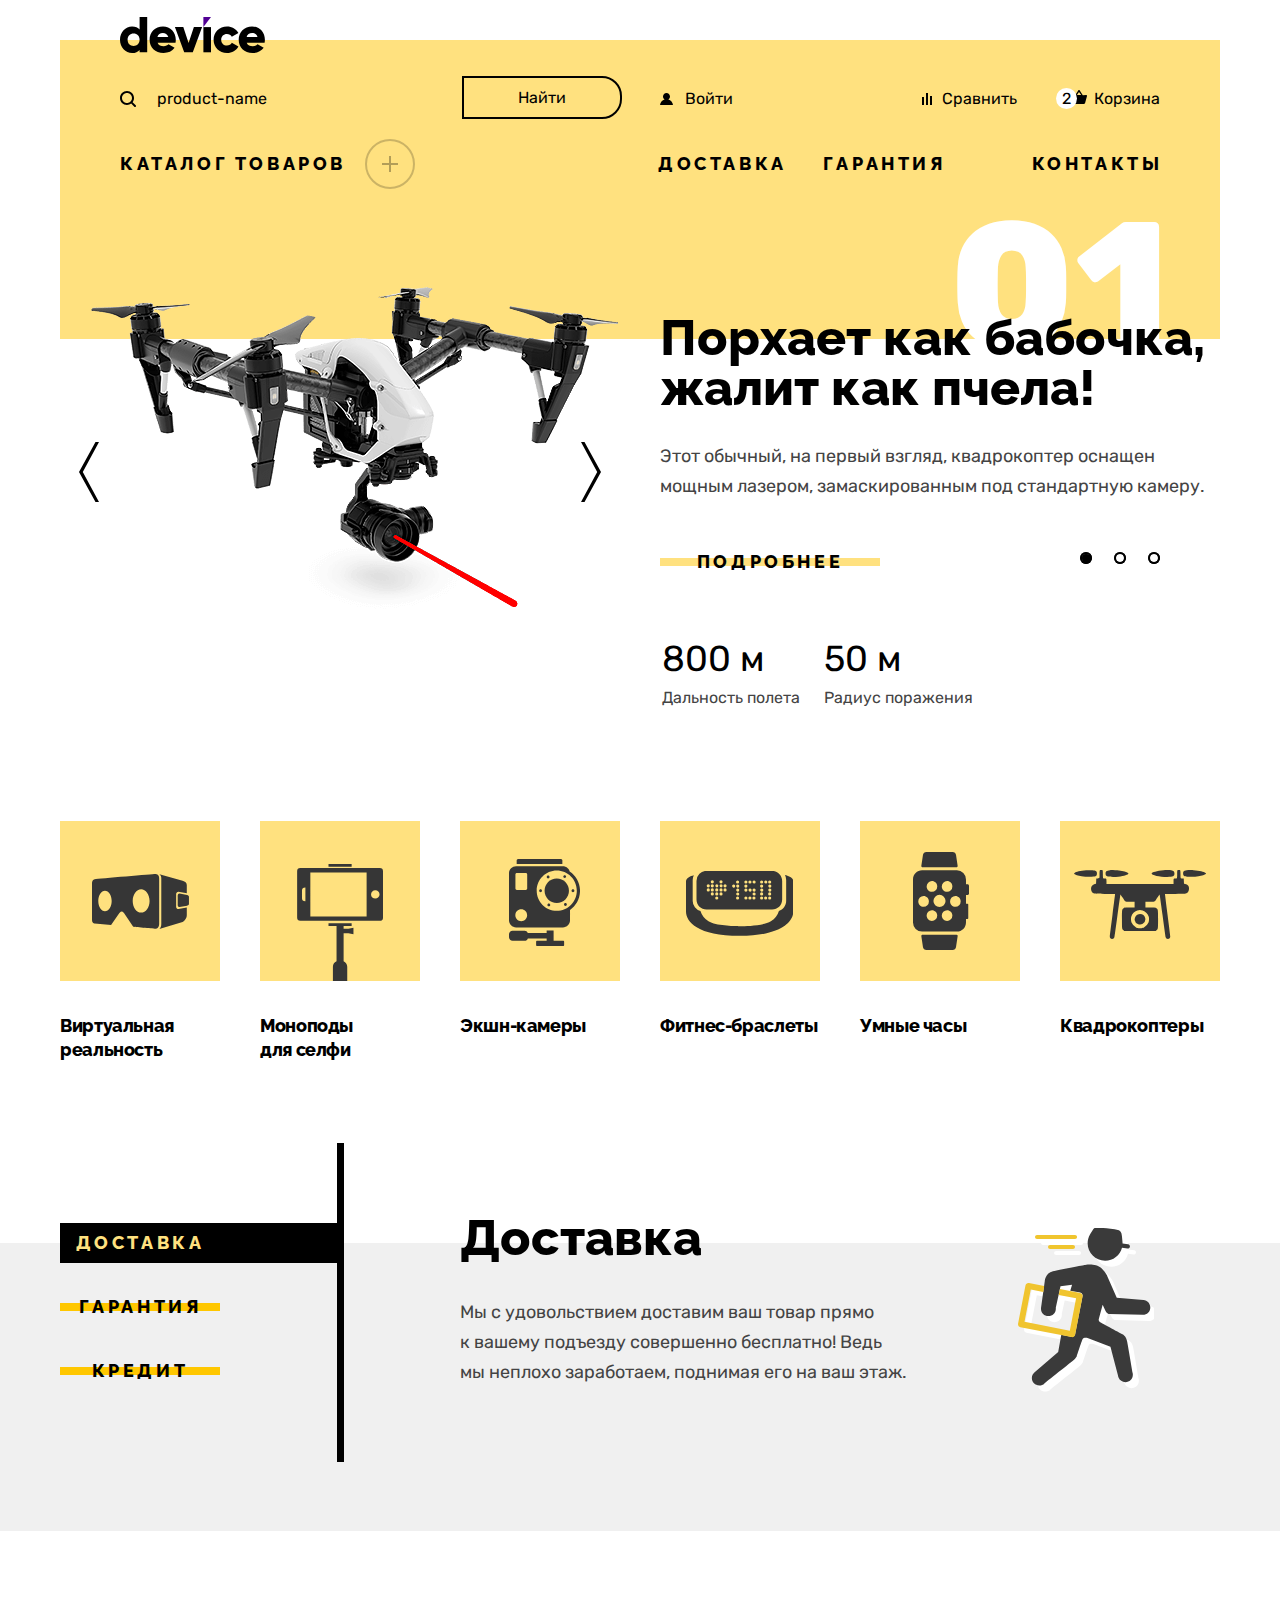
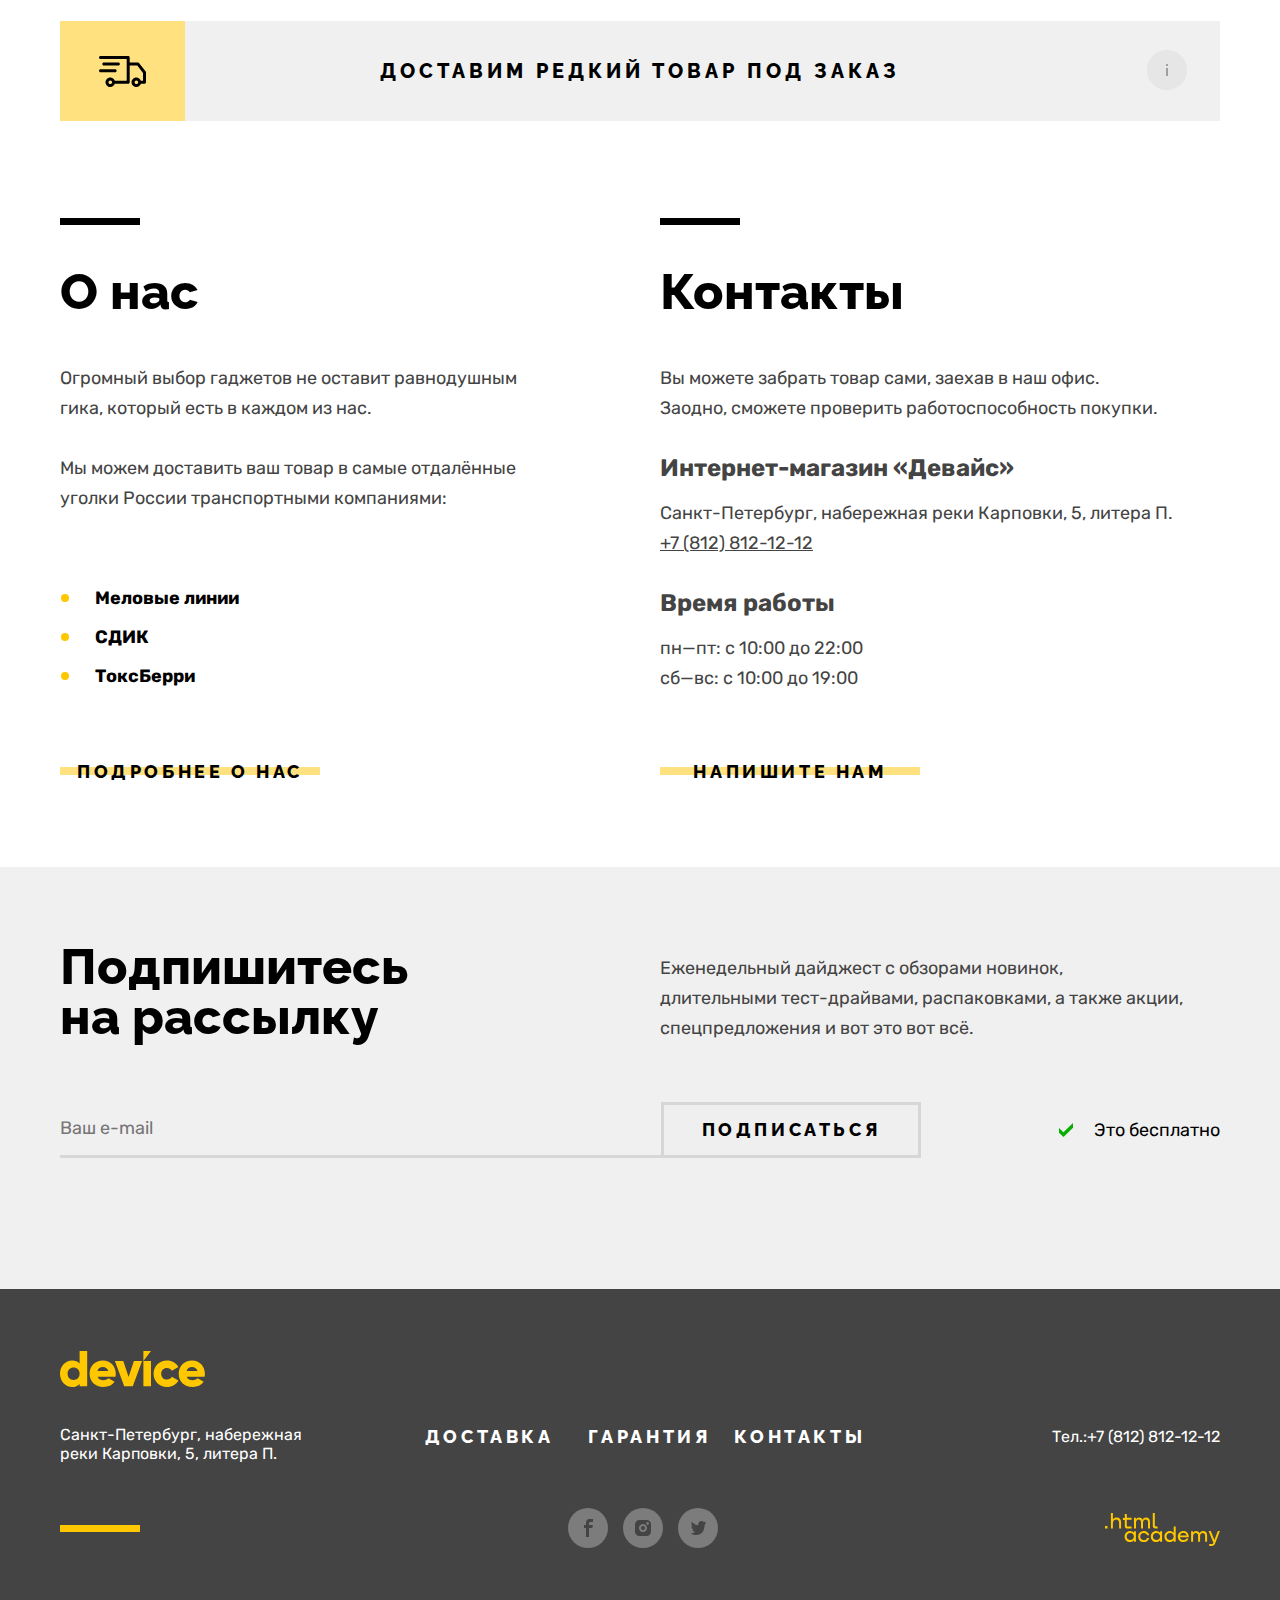
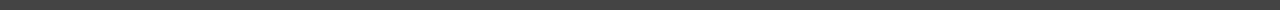
<file: index.html>
<!DOCTYPE html>
<html lang="ru">
<head>
    <meta charset="utf-8">
    <meta http-equiv="X-UA-Compatible" content="IE=edge">
    <meta name="viewport" content="width=device-width, initial-scale=1.0">
    <title>Магазин электроники "Девайс"</title>
    <link rel="icon" type="image/png" sizes="32x32" href="../1845749-device-32/img/index-img/icons/favicon.png">
    <link rel="stylesheet" href="styles/styles.css">
</head>
<!--Тело страницы-->
<body>
    <h1 class="visually-hidden">Интернет-магазин Device</h1>
<!--Главный хэдер сайта-->   
    <header class="page-header container">
        <div class="page-header_body">
        <!--Лого сайта-->
            <div class="page-header_logo">
                <img class="logo" src="img/index-img/logo-1.svg" alt="Логотип магазина электроники Девайс" width="145" height="36">
            </div>
        <!--Первая строка навигации-->
            <div class="page-header_menu">
        <!--Форма поиска по сайту-->
                <form class="page-header_form" action="https://echo.htmlacademy.ru" method="post" >
                    
                        <label for="product-name" >
                           
                            <span class="visually-hidden"> Поиск товара</span>
                        </label>
                    
                        <input class="page-header_input" type="text" id="product-name" name="product-name" value="product-name" required placeholder="Поиск по сайту">
                        <button class="page-header_button" type="submit"><span>Найти</span></button>
                </form>
        <!--Пользовательское меню-->
                <nav>
                    <ul class="page-header_user-navigation">
                        <li class="page-header_user-navigation-item page-header_user-navigation-item_login main-page-login">
                            <svg class="user-icon" aria-hidden="true" focusable="false" width="13" height="12" fill="none" xmlns="http://www.w3.org/2000/svg"><path d="M0 12h13c-.2-2.6-2.1-4.8-4.7-5.5 1-.6 1.7-1.7 1.7-3C10 1.6 8.4 0 6.5 0S3 1.6 3 3.5c0 1.3.7 2.4 1.7 3C2.1 7.2.2 9.4 0 12Z" fill="#000"/></svg>
                            <a class="navigation-link-user navigation-link-user-login " href="#">Войти</a>
                        </li>
                        <!--
                        <li class="page-header_user-navigation-item page-header_user-navigation-item_logout">
                            <a class="navigation-link-user user-visually-hidden" href="#">Выйти</a>
                        </li>
                        -->
                        <li class="page-header_user-navigation-item page-header_user-navigation-item_compare">
                            <svg class="compare-icon" aria-hidden="true" focusable="false" width="10" height="12" fill="none" xmlns="http://www.w3.org/2000/svg"><path d="M6 0H4v12h2V0ZM2 4H0v8h2V4ZM10 3H8v9h2V3Z" fill="#000"/></svg>
                            <a class="navigation-link-user" href="#">Сравнить</a>
                        </li>
                        <li class="page-header_user-navigation-item page-header_user-navigation-item_cart">
                            <svg class="cart-icon" aria-hidden="true" focusable="false" width="31" height="21" fill="none" xmlns="http://www.w3.org/2000/svg"><path d="m30.3 7-3.5.2-3.2-4.9c-.1-.2-.4-.3-.6-.3-.2 0-.5.1-.6.3l-3.2 4.9h-3.5c-.4 0-.7.3-.7.7v.2l1.9 6.8c.2.7.7 1.1 1.4 1.1h9.4c.7 0 1.2-.4 1.4-1.1L31 8v-.2c0-.4-.3-.8-.7-.8ZM23 3.9l2.2 3.2h-4.3L23 3.9Z" fill="#000"/><circle cx="10.5" cy="10.5" r="10.5" fill="#fff"/></svg>
                            <button class="navigation-link-user navigation-link-user-cart" href="#">Корзина</button>
                            <span class="item-cart_prchases-number">2</span>
                            <div class="popover popover-cart">
                                <h2 class="popover-title visually-hidden">Корзина</h2>
                                <button class="popover-close-button visually-hidden"><span class="visually-hidden">Закрыть</span>></button>
                                <div class="popover-content">
                                    <ul class="popover-items-list">
                                        <li class="popover-item popover-item-1">
                                            <div class="popover-item-info">
                                                <a class="popover-item-link" href="#"><img class="img-item" src="./img/catalog-img/product-1.jpg" width="41" height="43" alt="Любительская селфи-палка"></a>
                                                <span class="popover-item-name">Любительская<br>селфи-палка</span>
                                            </div>
                                            <button class="popover-delete-button"><span class="visually-hidden">Удалить товар</span></button>
                                        </li>
                                        <li class="in-between"></li>
                                        <li class="popover-item popover-item-2">
                                            <div class="popover-item-info">
                                                <a class="popover-item-link" href="#"><img class="img-item" src="./img/catalog-img/product-2.jpg" width="41" height="43" alt="Профессиональная селфи-палка"></a>
                                                <span class="popover-item-name">Профессиональная<br>селфи-палка</span>
                                            </div>
                                            <button class="popover-delete-button"><span class="visually-hidden">Удалить товар</span></button>
                                        </li>
                                    </ul>
                                    <div class="total-cart">
                                        <span class="popover-items-number">Товаров: 2</span>
                                        <span class="popover-total">Сумма: 2000 ₽</span>
                                    </div>
                                    <button class="popover-open-button"><span class="popover-button-text">Открыть корзину</span></button>

                                </div>
                                
                            </div>
                            
                        </li>
                    </ul>
                </nav>
            </div>
        <!--Вторая строка навигации-->
            <nav class="page-header_services">
                <div class="page-header_catalog">
                    <a href="catalog.html" class="page-header_catalog-link">Каталог товаров</a>
                    <button class="navigation-button"><span class="visually-hidden">Открыть каталог товаров</span></button>
                    <div class="page-header_submenu">       
                        <ul class="page-header_submenu-list column-1">
                            <li class="navigation-item-inner"><a class="navigation-link-inner" href="#">Виртуальная реальность</a></li>
                            <li class="navigation-item-inner"><a class="navigation-link-inner" href="catalog.html">Моноподы для селфи</a></li>
                            <li class="navigation-item-inner"><a class="navigation-link-inner" href="#">Экшн-камеры</a></li>
                        </ul>
                        <ul class="page-header_submenu-list column-2">
                            <li class="navigation-item-inner"><a class="navigation-link-inner" href="#">Фитнес-браслеты</a></li>
                            <li class="navigation-item-inner"><a class="navigation-link-inner" href="#">Умные часы</a></li>
                        </ul>
                        <ul class="page-header_submenu-list column-3">
                            <li class="navigation-item-inner"><a class="navigation-link-inner" href="#">Квадрокоптеры</a></li>
                        </ul>
                </div>
                </div>
                <ul class="page-header_services-list">
                        <li class="page-header_services-item delivery-header"><a class="page-header_services-item_link" href="#">Доставка</a></li>
                        <li class="page-header_services-item warranty-header"><a class="page-header_services-item_link" href="#">Гарантия</a></li>
                        <li class="page-header_services-item contacts-header"><a class="page-header_services-item_link" href="#">Контакты</a></li>
                </ul>
            </nav>
            
        </div>
    </header>

    <main class="page-main">
<!--Слайдер с популярными товарами-->
        <section class="page-main_slider container">
                <h2 class="visually-hidden">Популярные товары</h2>
    <!--Первый слайд-->
                <div class="page-main_slider-item">
                    <header class="page-main_slider-header">
                        <h3 class="visually-hidden">Квадрокоптер</h3>
                        <div class="slide-number">01</div>
                    </header>
                    <div class="page-main_slider-body">
                        <div class="page-main_slider-section page-main_slider-image_container">
                            <img class="slider-image" src="img/index-img/slider-1.png" alt="Квадрокоптер" width="560" height="560">
                            <button class="slider-button slider-prev" type="button">
                                <svg aria-hidden="true" focusable="false" width="20" height="60" fill="none" xmlns="http://www.w3.org/2000/svg"><path d="M20 60h-3.5L0 30 16.5 0H20L3.8 30 20 60Z" fill="#000"/></svg>
                                <span class="visually-hidden">Предыдущее фото</span>
                            </button>
                            <button class="slider-button slider-next" type="button">
                                <svg aria-hidden="true" focusable="false" width="20" height="60" fill="none" xmlns="http://www.w3.org/2000/svg"><path d="M0 60h3.5L20 30 3.5 0H0l16.2 30L0 60Z" fill="#000"/></svg>
                                <span class="visually-hidden">Следующее фото</span>
                            </button>
                        </div>
                        <div class="page-main_slider-section page-main_slider-description_container">
                            <h3 class="slider-description_title">Порхает как бабочка, жалит как пчела!</h3>
                            <p class="slider-description_product-description">Этот обычный, на первый взгляд, квадрокоптер оснащен мощным лазером, замаскированным под стандартную камеру.</p>
                            <div class="button-moreinfo-light-container">
                                <a class="button-moreinfo-light" href="#">Подробнее</a>
                            </div>
                            <table class="slider_product-charecteristic">
                                <tr class="parameter-value">
                                    <td>800 м</td>
                                    <td>50 м</td>
                                </tr>
                                <tr class="parameter">
                                    <td>Дальность полета</td>
                                    <td>Радиус поражения</td>
                                </tr>
                            </table>
                        </div>
                    </div>  
                </div>
    <!--Второй слайд-->
                <div class="page-main_slider-item visually-hidden">
                    <header class="page-main_slider-header">
                        <h3 class="visually-hidden">Фитнес-браслет</h3>
                        <div class="slide-number">02</div>
                    </header>
                    <div class="page-main_slider-body">
                        
                        <div class="page-main_slider-section page-main_slider-image_container">
                            <img class="slider-image" src="img/index-img/slider-2.png" alt="Фитнес-браслет" width="560" height="560">
                        </div>
                        <div class="page-main_slider-section page-main_slider-description_container">
                            <h3 class="slider-description_title">Худеем<br> правильно!</h3>
                            <p class="slider-description_product-description">Мотивирующие фитнес-браслеты помогут найти в себе силы не пропускать занятия и соблюдать диету.</p>
                            <div class="button-moreinfo-light-container">
                                <a class="button-moreinfo-light" href="#">Подробнее</a>
                            </div>
                            <table class="slider_product-charecteristic">
                            <tr class="parameter-value">
                                <td>48 часов</td>
                            </tr>
                            <tr class="parameter">
                                <td>Без подзарядки</td>
                            </tr>
                            </table>
                        </div>
                    </div>
                    
                </div>
    <!--Третий слайд-->
                <div class="page-main_slider-item visually-hidden">
                    <header class="page-main_slider-header">
                        <h3 class="visually-hidden">Монопод для селфи</h3>
                        <div class="slide-number">03</div>
                    </header>
                    <div class="page-main_slider-body">
                        <div class="page-main_slider-section page-main_slider-image_container">
                            <img class="slider-image" src="img/index-img/slider-3.png" alt="Моноподы для селфи" width="560" height="560">
                        </div>
                        <div class="page-main_slider-section page-main_slider-description_container">
                            <h3 class="slider-description_title">Делай селфи,<br> как Бен Стиллер! </h3>
                            <p class="slider-description_product-description">Самая длинная палка для селфи доступна в нашем магазине. Восемь (Восемь, Карл!) метров длиной и весом всего 5 кг.</p>
                            <div class="button-moreinfo-light-container">
                                <a class="button-moreinfo-light" href="#">Подробнее</a>
                            </div>
                            <table class="slider_product-charecteristic">
                            <tr class="parameter-value">
                                <td>8,5 м</td>
                                <td>5 кг</td>
                                <td>Карбон</td>
                            </tr>
                            <tr class="parameter">
                                <td>Длина палки</td>
                                <td>Вес палки</td>
                                <td>Материал</td>
                            </tr>
                            </table>
                        </div>
                    </div>
                    
                </div>
    <!--Пагинация слайдера-->
                <ol class="slider-pagination">
                    <li class="slider-pagination-item">
                        <button class="slider-pagination-button slider-pagination-button-current" type="button"><span class="pagination-dot visually-hidden">1 фото</span></button>
                    </li>
                    <li class="slider-pagination-item">
                        <button class="slider-pagination-button" type="button"><span class="pagination-dot visually-hidden">2 фото</span></button>
                    </li>
                    <li class="slider-pagination-item">
                        <button class="slider-pagination-button" type="button"><span class="pagination-dot visually-hidden">3 фото</span></button>
                    </li>
                </ol>
        </section>
<!--Блок с категориями товаров-->
        <section class="page-main_categories">
                <h2 class="visually-hidden">Категории товаров</h2>
                <div class="categories-container container">
                    <div class="category">
                        <a class="category-image_link category-link" href="#">
                            <div class="category-image">
                                <svg class="img-1" aria-hidden="true" focusable="false"  width="97" height="55" viewBox="0 0 97 55" fill="none" xmlns="http://www.w3.org/2000/svg">
                                    <path d="M84.1314 32.639V20.003C84.1314 18.694 85.1764 17.633 86.4664 17.633L94.7924 19.214V11.02C94.7924 8.66497 93.0844 7.58897 90.5904 6.75497L67.4034 0.174968C69.0194 1.56597 69.2924 2.21497 69.2924 4.57097V49.78C69.2924 52.136 68.8424 53.846 67.3254 54.99L90.5904 47.925C92.9914 47.092 94.7924 43.709 94.7924 41.353V33.44L86.4664 35.007C85.1764 35.009 84.1314 33.947 84.1314 32.639Z" fill="#363636"/>
                                    <path d="M95.1294 20.979L87.5314 19.535C86.5234 19.535 85.7074 20.364 85.7074 21.386V31.254C85.7074 32.277 86.5234 33.106 87.5314 33.106L95.1294 31.675C96.2834 31.256 96.9534 30.846 96.9534 29.823V22.83C96.9534 21.808 96.1874 21.323 95.1294 20.979Z" fill="#363636"/>
                                    <path d="M67.1704 4.48297C67.1704 -0.597033 62.9384 0.0239677 62.9384 0.0239677C62.9384 0.0239677 5.83241 4.73797 2.83841 5.14497C-0.155585 5.55197 0.00141458 9.53197 0.00141458 9.53197C0.00141458 9.53197 0.000414578 42.069 0.000414578 45.812C0.000414578 49.555 2.59941 49.565 2.59941 49.565L19.0764 50.968L27.2124 39.3C27.2124 39.3 28.3214 37.472 29.7174 37.472C31.1144 37.472 32.1494 39.333 32.1494 39.333L41.2104 52.854C41.2104 52.854 60.1054 54.763 63.7314 54.763C67.3574 54.762 67.1704 49.739 67.1704 49.739C67.1704 49.739 67.1704 9.56297 67.1704 4.48297ZM12.9824 37.192C9.28442 37.192 6.28641 32.591 6.28641 26.917C6.28641 21.243 9.28442 16.642 12.9824 16.642C16.6804 16.642 19.6784 21.243 19.6784 26.917C19.6784 32.591 16.6804 37.192 12.9824 37.192ZM49.1404 38.618C44.4784 38.618 40.6994 33.379 40.6994 26.917C40.6994 20.454 44.4794 15.215 49.1404 15.215C53.8024 15.215 57.5824 20.454 57.5824 26.917C57.5824 33.379 53.8024 38.618 49.1404 38.618Z" fill="#363636"/>
                                    </svg>
                            </div>
                            <p class="category-name category-name_link">Виртуальная<br>реальность</p>
                        </a>
                    </div>
                    <div class="category">
                        <a class="category-image_link category-link" href="#">
                            <div class="category-image">
                                <svg class="img-2"  aria-hidden="true" focusable="false" width="86" height="117" fill="none" xmlns="http://www.w3.org/2000/svg"><path d="M82.82 4.01H3.33A3.19 3.19 0 0 0 .14 7.2V53.6a3.19 3.19 0 0 0 3.19 3.2h79.5A3.19 3.19 0 0 0 86 53.6V7.2A3.19 3.19 0 0 0 82.82 4ZM8.4 37.24h-.22a3.19 3.19 0 0 1-3.2-3.2v-7.28a3.19 3.19 0 0 1 3.2-3.18h.22v13.66ZM69.62 52.4H13.34v-44h56.28v44Zm8.78-17.86a4.15 4.15 0 1 1 0-8.29 4.15 4.15 0 0 1 0 8.3ZM54.65 0H31.5v2.76h23.15V0ZM46.6 64.86V61.9h8.05v-2.76H31.5v2.76h8.04v35.24a6.07 6.07 0 0 0-3.63 5.56V117h14.33v-14.3c0-2.5-1.5-4.63-3.63-5.56v-28h4.8l5.04 1.22v-6.71l-5.05 1.21h-4.8Z" fill="#363636"/></svg>
                            </div>
                            <p class="category-name category-name_link">Моноподы<br> для селфи</p>
                        </a>
                    </div>
                    <div class="category">
                        <a class="category-image_link category-link" href="#">
                            <div class="category-image">
                                <svg class="img-3" aria-hidden="true" focusable="false" width="71" height="87" viewBox="0 0 71 87" fill="none" xmlns="http://www.w3.org/2000/svg">
                                    <path d="M53.349 1.49C53.349 0.754 52.771 0 52.038 0H9.053C8.32 0 7.672 0.754 7.672 1.49V5.012H53.348L53.349 1.49Z" fill="#363636"/>
                                    <path d="M54.202 81.809H44.605V71.426H37.647V73.933H18.774C18.237 72.679 17.017 71.785 15.593 71.785H3.559C1.642 71.784 0 73.387 0 75.311V78.329C0 80.253 1.642 81.809 3.559 81.809H15.594C17.105 81.809 18.386 80.913 18.863 79.483H37.648V81.809H28.13C27.597 81.809 27.12 82.246 27.12 82.781V85.953C27.12 86.488 27.598 87.001 28.13 87.001H54.202C54.735 87.001 55.132 86.488 55.132 85.953V82.78C55.132 82.245 54.735 81.809 54.202 81.809Z" fill="#363636"/>
                                    <path d="M60.666 12.39C59.805 9.453 57.099 7.34 53.895 7.34H7.148C3.25 7.34 0 10.449 0 14.361V61.261C0 65.173 3.25 68.382 7.148 68.382H53.895C57.793 68.382 61.021 65.173 61.021 61.261V50.915C67.087 46.711 71.022 39.704 71.022 31.751C71.021 23.672 66.89 16.57 60.666 12.39ZM12.238 62.151C8.979 62.151 6.337 59.501 6.337 56.23C6.337 52.96 8.979 50.308 12.238 50.308C15.497 50.308 18.14 52.96 18.14 56.23C18.14 59.501 15.497 62.151 12.238 62.151ZM18.199 29.546C18.199 30.332 17.564 30.968 16.781 30.968H7.841C7.058 30.968 6.423 30.331 6.423 29.546V15.386C6.423 14.6 7.058 13.963 7.841 13.963H16.78C17.563 13.963 18.198 14.6 18.198 15.386L18.199 29.546ZM47.762 51.858C36.686 51.858 27.705 42.848 27.705 31.735C27.705 20.622 36.685 11.611 47.762 11.611C58.839 11.611 67.82 20.621 67.82 31.735C67.82 42.849 58.839 51.858 47.762 51.858Z" fill="#363636"/>
                                    <path d="M47.762 43.964C54.4932 43.964 59.95 38.4889 59.95 31.735C59.95 24.9811 54.4932 19.506 47.762 19.506C41.0308 19.506 35.574 24.9811 35.574 31.735C35.574 38.4889 41.0308 43.964 47.762 43.964Z" fill="#363636"/>
                                    <path d="M31.562 33.171C32.3545 33.171 32.997 32.5285 32.997 31.736C32.997 30.9435 32.3545 30.301 31.562 30.301C30.7695 30.301 30.127 30.9435 30.127 31.736C30.127 32.5285 30.7695 33.171 31.562 33.171Z" fill="#363636"/>
                                    <path d="M63.963 33.171C64.7555 33.171 65.398 32.5285 65.398 31.736C65.398 30.9435 64.7555 30.301 63.963 30.301C63.1705 30.301 62.528 30.9435 62.528 31.736C62.528 32.5285 63.1705 33.171 63.963 33.171Z" fill="#363636"/>
                                    <path d="M39.109 19.429C39.9015 19.429 40.544 18.7865 40.544 17.994C40.544 17.2015 39.9015 16.559 39.109 16.559C38.3165 16.559 37.674 17.2015 37.674 17.994C37.674 18.7865 38.3165 19.429 39.109 19.429Z" fill="#363636"/>
                                    <path d="M56.415 46.912C57.2048 46.912 57.845 46.2691 57.845 45.476C57.845 44.6829 57.2048 44.04 56.415 44.04C55.6252 44.04 54.985 44.6829 54.985 45.476C54.985 46.2691 55.6252 46.912 56.415 46.912Z" fill="#363636"/>
                                    <path d="M55.697 19C56.4895 19 57.132 18.3575 57.132 17.565C57.132 16.7725 56.4895 16.13 55.697 16.13C54.9045 16.13 54.262 16.7725 54.262 17.565C54.262 18.3575 54.9045 19 55.697 19Z" fill="#363636"/>
                                    <path d="M39.828 47.341C40.6205 47.341 41.263 46.6985 41.263 45.906C41.263 45.1135 40.6205 44.471 39.828 44.471C39.0355 44.471 38.393 45.1135 38.393 45.906C38.393 46.6985 39.0355 47.341 39.828 47.341Z" fill="#363636"/>
                                    </svg>
                            </div>
                            <p class="category-name category-name_link">Экшн-камеры</p>
                        </a>
                    </div>
                    <div class="category">
                        <a class="category-image_link category-link" href="#">
                            <div class="category-image">
                                <svg class="img-4" aria-hidden="true" focusable="false" width="107" height="65" fill="none" xmlns="http://www.w3.org/2000/svg"><path d="M98.97 4.07a10.4 10.4 0 0 1 1.2 4.82V30c0 4.62-3.09 8.53-7.24 9.9-1.33 4-3.78 7.86-8.05 10.44-8.68 5.23-31.12 4.83-31.2 4.83-.08 0-22.51.4-31.19-4.83a18.73 18.73 0 0 1-8.04-10.28 10.5 10.5 0 0 1-7.76-10.06V8.9c0-1.69.43-3.28 1.14-4.69C4.17 5.1 0 6.92 0 10.43v29.99c0 10.25 11.84 24.43 53.66 24.43 41.82 0 53.65-14.18 53.65-24.43V10.43c0-3.68-4.57-5.49-8.34-6.36Z" fill="#363636"/><path d="M20.56 38.46h65.52c5.57 0 10.08-4.51 10.08-10.08V9.93c0-5.56-4.51-10.07-10.08-10.07H20.56A10.08 10.08 0 0 0 10.5 9.93v18.45c0 5.57 4.5 10.08 10.07 10.08Zm63.13-29a1.57 1.57 0 1 1 0 3.15 1.57 1.57 0 0 1 0-3.14Zm0 4.05a1.57 1.57 0 1 1 0 3.13 1.57 1.57 0 0 1 0-3.13Zm0 4.04a1.57 1.57 0 1 1 0 3.13 1.57 1.57 0 0 1 0-3.13Zm0 3.82a1.57 1.57 0 1 1 0 3.14 1.57 1.57 0 0 1 0-3.14Zm0 4.04a1.57 1.57 0 1 1 0 3.14 1.57 1.57 0 0 1 0-3.14ZM79.66 9.47a1.57 1.57 0 1 1 0 3.13 1.57 1.57 0 0 1 0-3.13Zm0 15.94a1.57 1.57 0 1 1 0 3.14 1.57 1.57 0 0 1 0-3.14ZM75.62 9.47a1.57 1.57 0 1 1 0 3.14 1.57 1.57 0 0 1 0-3.14Zm0 4.04a1.57 1.57 0 1 1 0 3.14 1.57 1.57 0 0 1 0-3.14Zm0 4.04a1.57 1.57 0 1 1 0 3.13 1.57 1.57 0 0 1 0-3.13Zm0 3.82a1.57 1.57 0 1 1 0 3.14 1.57 1.57 0 0 1 0-3.14Zm0 4.04a1.57 1.57 0 1 1 0 3.14 1.57 1.57 0 0 1 0-3.14ZM67.96 9.47a1.57 1.57 0 1 1 0 3.13 1.57 1.57 0 0 1 0-3.13Zm0 8.08a1.57 1.57 0 1 1 0 3.13 1.57 1.57 0 0 1 0-3.13Zm0 3.88a1.57 1.57 0 1 1 0 3.13 1.57 1.57 0 0 1 0-3.13Zm0 3.98a1.57 1.57 0 1 1 0 3.14 1.57 1.57 0 0 1 0-3.14ZM63.94 9.47a1.57 1.57 0 1 1 0 3.14 1.57 1.57 0 0 1 0-3.14Zm0 8.08a1.57 1.57 0 1 1 0 3.13 1.57 1.57 0 0 1 0-3.13Zm0 7.86a1.57 1.57 0 1 1 0 3.14 1.57 1.57 0 0 1 0-3.14ZM59.89 9.47a1.57 1.57 0 1 1 0 3.14 1.57 1.57 0 0 1 0-3.14Zm0 4.04a1.57 1.57 0 1 1 0 3.14 1.57 1.57 0 0 1 0-3.14Zm0 4.04a1.57 1.57 0 1 1 0 3.14 1.57 1.57 0 0 1 0-3.14Zm0 7.86a1.57 1.57 0 1 1 0 3.14 1.57 1.57 0 0 1 0-3.14Zm-8.3-15.94a1.57 1.57 0 1 1 0 3.14 1.57 1.57 0 0 1 0-3.14Zm0 4.04a1.57 1.57 0 1 1 0 3.13 1.57 1.57 0 0 1 0-3.13Zm0 4.04a1.57 1.57 0 1 1 0 3.13 1.57 1.57 0 0 1 0-3.13Zm0 3.88a1.57 1.57 0 1 1 .01 3.13 1.57 1.57 0 0 1 0-3.13Zm0 3.98a1.57 1.57 0 1 1 0 3.14 1.57 1.57 0 0 1 0-3.14Zm-4.03-11.9a1.57 1.57 0 1 1 0 3.13 1.57 1.57 0 0 1 0-3.13Zm-8.5-.21a1.57 1.57 0 1 1 0 3.14 1.57 1.57 0 0 1 0-3.15Zm0 4.03a1.57 1.57 0 1 1 0 3.14 1.57 1.57 0 0 1 0-3.14Zm-4.04-8.08a1.57 1.57 0 1 1 0 3.14 1.57 1.57 0 0 1 0-3.14Zm0 4.04a1.57 1.57 0 1 1 0 3.14 1.57 1.57 0 0 1 0-3.13Zm0 4.04a1.57 1.57 0 1 1 0 3.14 1.57 1.57 0 0 1 0-3.14Zm0 4.04a1.57 1.57 0 1 1 0 3.14 1.57 1.57 0 0 1 0-3.14Zm-4.26-8.08a1.57 1.57 0 1 1 0 3.14 1.57 1.57 0 0 1 0-3.13Zm0 4.04a1.57 1.57 0 1 1 0 3.14 1.57 1.57 0 0 1 0-3.14Zm0 4.04a1.57 1.57 0 1 1 0 3.14 1.57 1.57 0 0 1 0-3.14Zm0 4.04a1.57 1.57 0 1 1 0 3.14 1.57 1.57 0 0 1 0-3.14ZM26.3 9.25a1.57 1.57 0 1 1 0 3.15 1.57 1.57 0 0 1 0-3.15Zm0 4.04a1.57 1.57 0 1 1 0 3.15 1.57 1.57 0 0 1 0-3.15Zm0 4.04a1.57 1.57 0 1 1 0 3.14 1.57 1.57 0 0 1 0-3.14Zm0 4.04a1.57 1.57 0 1 1 0 3.15 1.57 1.57 0 0 1 0-3.15Zm-4.04-8.08a1.57 1.57 0 1 1 0 3.15 1.57 1.57 0 0 1 0-3.15Zm0 4.04a1.57 1.57 0 1 1 0 3.14 1.57 1.57 0 0 1 0-3.14Z" fill="#363636"/></svg>
                            </div>
                            <p class="category-name category-name_link">Фитнес-браслеты</p>
                        </a>
                    </div>
                    <div class="category">
                        <a class="category-image_link category-link" href="#">
                            <div class="category-image">
                                <svg class="img-5" aria-hidden="true" focusable="false" width="56" height="98" fill="none" xmlns="http://www.w3.org/2000/svg"><path d="M54.5 32.2h-1.52v-4.64a9.16 9.16 0 0 0-9.08-9.19H9.08c-5 0-9.08 4.13-9.08 9.19v42.86a9.16 9.16 0 0 0 9.08 9.19H43.9c5 0 9.08-4.13 9.08-9.19v-3.41h1.52c.41 0 .75-.34.75-.76V52.47a.76.76 0 0 0-.76-.77h-1.51v-8.79h1.52c.83 0 1.5-.68 1.5-1.53v-7.65c0-.84-.67-1.53-1.5-1.53Zm-20.42-3.11c2.93 0 5.3 2.4 5.3 5.36a5.33 5.33 0 0 1-5.3 5.35c-2.92 0-5.3-2.4-5.3-5.35a5.33 5.33 0 0 1 5.3-5.36Zm-15.13 0c2.92 0 5.3 2.4 5.3 5.36a5.33 5.33 0 0 1-5.3 5.35c-2.93 0-5.3-2.4-5.3-5.35a5.33 5.33 0 0 1 5.3-5.36ZM5.3 49.39a5.33 5.33 0 0 1 5.3-5.35c2.92 0 5.3 2.4 5.3 5.36a5.33 5.33 0 0 1-5.3 5.36c-2.93 0-5.3-2.4-5.3-5.36Zm13.64 19.5c-2.92 0-5.3-2.4-5.3-5.35a5.33 5.33 0 0 1 5.3-5.36c2.93 0 5.3 2.4 5.3 5.36a5.33 5.33 0 0 1-5.3 5.35Zm1.5-19.9a6.09 6.09 0 0 1 6.05-6.12 6.09 6.09 0 0 1 6.06 6.12 6.09 6.09 0 0 1-6.06 6.13 6.1 6.1 0 0 1-6.05-6.13Zm13.64 19.9c-2.92 0-5.3-2.4-5.3-5.35a5.33 5.33 0 0 1 5.3-5.36c2.93 0 5.3 2.4 5.3 5.36a5.33 5.33 0 0 1-5.3 5.35Zm8.3-14.13c-2.92 0-5.3-2.4-5.3-5.36a5.33 5.33 0 0 1 5.3-5.36c2.93 0 5.3 2.4 5.3 5.36a5.33 5.33 0 0 1-5.3 5.36ZM9.65 15.31h33.68c.85 0 1.44-.68 1.3-1.51l-1.6-10.77A3.68 3.68 0 0 0 39.5 0H13.47a3.68 3.68 0 0 0-3.51 3.03L8.34 13.8c-.12.83.46 1.51 1.3 1.51ZM43.33 82.67H9.65c-.85 0-1.43.68-1.3 1.52l1.6 10.76a3.68 3.68 0 0 0 3.52 3.03h26.04a3.68 3.68 0 0 0 3.51-3.02l1.62-10.77a1.28 1.28 0 0 0-1.3-1.52Z" fill="#363636"/></svg>
                            </div>
                            <p class="category-name category-name_link">Умные часы</p>
                        </a>
                    </div>
                    <div class="category">
                        <a class="category-image_link category-link" href="#">
                            <div class="category-image">
                                <svg class="img-6" aria-hidden="true" focusable="false" width="132" height="69" fill="none" xmlns="http://www.w3.org/2000/svg"><path d="M12.05.26C6.51.75 1.84 1.86.58 2.93c-.73.62-.73.62-.24 1.16C1 4.8 4.06 5.73 7.6 6.32c4 .67 12.51.7 13.72.05 1.22-.66 1.63-1.41 1.63-2.98 0-1.62-.62-2.41-2.22-2.85C19.27.15 14.94 0 12.05.26ZM25.77.49c-.13.28-.25 2.1-.25 4.11 0 4.06.15 3.78-2.2 3.93l-1.03.08-.25 5.09-1.2.28c-2.57.67-3.99 2.6-3.78 5.3.13 1.92 1.03 3.34 2.58 4.08 1.1.52 1.47.54 11.24.54 5.55 0 10.14.08 10.19.18.05.13-1.1 9.4-2.58 20.64-1.44 11.23-2.68 21-2.7 21.67C35.72 68 36.6 69 38.12 69c1.24 0 2.01-.64 2.32-1.9.13-.52 1.5-10.34 3.02-21.83a727.78 727.78 0 0 1 2.94-20.86c.1 0 1.08 1.4 2.2 3.13 2.93 4.63 2.4 4.32 7.63 4.32h4.36v5.63l-5.14.08c-4.72.07-5.2.12-5.88.61-1.57 1.16-1.62 1.42-1.62 10.98 0 9.53.02 9.79 1.52 11.05l.85.7H81.7l.85-.7c1.5-1.26 1.52-1.52 1.52-11.05 0-9.56-.05-9.82-1.63-10.98-.67-.49-1.16-.54-5.88-.61l-5.13-.08v-5.63h4.36c5.23 0 4.7.3 7.63-4.32a25.53 25.53 0 0 1 2.2-3.13c.07 0 1.42 9.4 2.94 20.86 1.52 11.5 2.89 21.31 3.01 21.83.31 1.26 1.09 1.9 2.33 1.9 1.52 0 2.4-1 2.34-2.62-.02-.67-1.26-10.44-2.7-21.67a902.33 902.33 0 0 1-2.58-20.64c.05-.1 4.64-.18 10.19-.18 9.77 0 10.13-.02 11.24-.54 1.55-.74 2.45-2.16 2.58-4.08a4.75 4.75 0 0 0-3.8-5.3L110 13.7l-.26-5.09-1.03-.08c-2.34-.15-2.2.13-2.2-3.93 0-2-.12-3.83-.25-4.11-.2-.36-.54-.49-1.37-.49-.61 0-1.23.13-1.42.3-.2.21-.3 1.47-.3 3.94 0 2.47-.1 3.73-.31 3.93-.18.18-.9.31-1.65.31-1.63 0-1.66.05-1.66 3.11v2.29H32.48v-2.29c0-3.06-.02-3.1-1.65-3.1-.75 0-1.47-.14-1.65-.32-.2-.2-.31-1.46-.31-3.93s-.1-3.73-.3-3.93C28.37.13 27.75 0 27.13 0c-.82 0-1.16.13-1.37.49ZM68.62 40.6c2.89.9 5.39 3.4 6.16 6.17.44 1.54.31 4.21-.28 5.78a10.23 10.23 0 0 1-4.57 4.94c-1.29.64-1.75.71-3.92.71-2.16 0-2.63-.07-3.92-.71a10.22 10.22 0 0 1-4.56-4.94c-.6-1.57-.73-4.24-.29-5.78a9.58 9.58 0 0 1 6.06-6.17 7.56 7.56 0 0 1 5.32 0Z" fill="#363636"/><path d="M63.8 44.44c-2.04.92-3.51 3.65-3.07 5.73a5.43 5.43 0 0 0 8 3.7 5.3 5.3 0 0 0 2.44-5.78 5.38 5.38 0 0 0-5.16-4.14c-.64 0-1.62.23-2.22.49ZM36.1.15c-3.93.67-4.52 1.14-4.52 3.45 0 1.82.46 2.41 2.27 2.95 1.55.47 7.17.52 10.5.13 6.86-.82 11.32-2.54 9.7-3.75-1.27-.9-4.9-1.88-9.06-2.39-2.47-.3-8-.54-8.9-.39ZM89.48.26c-6.31.59-11.86 2.08-11.86 3.18 0 1.73 7.84 3.47 15.63 3.5 5.8 0 7.2-.64 7.2-3.34 0-1.83-.62-2.62-2.38-3.09C96.42.11 92.4 0 89.48.26ZM112.78.28c-1.78.23-3.02.77-3.43 1.5-.4.76-.31 2.9.15 3.57.93 1.3 1.65 1.46 7.07 1.46 3.66 0 5.8-.13 7.87-.49 3.53-.59 6.6-1.51 7.24-2.23.5-.54.5-.54-.23-1.16-1.34-1.13-5.96-2.18-11.92-2.67-3.48-.29-4.48-.29-6.75.02Z" fill="#363636"/></svg>
                            </div>
                            <p class="category-name category-name_link">Квадрокоптеры</p>
                        </a>
                    </div>
                </div>
        </section>
<!--Табы с сервисами-->
        <section class="page-main_tabs">
            <h2 class="visually-hidden">Сервисы</h2>
            <div class="tabs-container container">
                <nav class="tabs-items">
                            <div class="tabs-item-container current">
                                <a href="#tab-delivery" class="tabs-item">Доставка</a>
                            </div>
                            <div class="tabs-item-container">
                                <a href="#tab-guarantee" class="tabs-item">Гарантия</a>
                            </div>
                            <div class="tabs-item-container">
                                <a href="#tab-03" class="tabs-item">Кредит</a>
                            </div>
                </nav>
                <div class="all-tabs-container">
                                <!--Первый таб-->
                            <div class="tabs-body" id="tab-delivery">
                                
                                    <h3 class="section-name">Доставка</h3>
                                    <p class="tabs-description">
                                        Мы с удовольствием доставим ваш товар прямо <br> к вашему подъезду совершенно бесплатно! 
                                        Ведь <br>мы неплохо заработаем, поднимая его на ваш этаж.
                                    </p>
                                    <svg class="tab-image delivery-man" aria-hidden="true" focusable="false" width="136" height="164" viewBox="0 0 136 164" fill="none" xmlns="http://www.w3.org/2000/svg">
                                        <g clip-path="url(#clip0)">
                                        <path d="M93.1329 38.7669C101.254 38.7669 108.078 33.2249 110.033 25.7179L115.5 26.5319C115.607 26.5479 115.715 26.5559 115.82 26.5559C116.871 26.5559 117.791 25.7859 117.951 24.7159C118.127 23.5379 117.312 22.4399 116.135 22.2649L110.594 21.4399C110.596 21.3939 110.598 21.3489 110.598 21.3019C110.598 21.1199 110.592 20.9399 110.584 20.7599C110.584 20.7599 110.133 14.2419 109.51 11.5229C108.889 8.80394 106.975 8.22694 106.975 8.22694C97.2049 6.01494 87.2029 5.78894 84.5999 5.78894C81.9969 5.78894 81.4419 7.12094 81.4419 7.12094L78.2919 12.1169L78.2819 12.1139C78.2059 12.2359 78.136 12.3589 78.063 12.4819L78.0359 12.5249C76.5339 15.1049 75.6689 18.1009 75.6689 21.3019C75.6679 30.9479 83.4879 38.7669 93.1329 38.7669Z" fill="white"/>
                                        <path d="M131.535 78.076V78.074L104.793 75.906L95.5469 54.794C95.5469 54.794 95.0859 52.02 89.5389 46.318C83.9899 40.616 72.7399 42.928 72.7399 42.928C72.7399 42.928 48.8539 47.397 40.9949 49.246C33.1349 51.096 32.8269 59.109 32.8269 59.109L32.1949 63.628L17.0169 60.687C16.8259 60.65 16.6359 60.632 16.4489 60.632C15.0419 60.632 13.7779 61.632 13.5009 63.061L6.08995 101.303C5.77595 102.923 6.84395 104.505 8.46495 104.819L59.6609 114.742C59.7759 114.764 59.8909 114.766 60.0069 114.775H60.0089C59.2809 114.879 58.7179 114.74 58.7179 114.74L49.3179 112.891L46.2359 129.996L22.6759 150.359C20.9749 151.72 19.8839 153.812 19.8839 156.16C19.8839 160.264 23.2099 163.59 27.3129 163.59C29.3479 163.59 31.1909 162.772 32.5329 161.445C32.5329 161.445 60.2579 139.395 62.1079 137.854C63.9579 136.314 64.8809 134.001 64.8809 134.001C64.8809 134.001 69.422 120.053 70.66 117.127C71.5079 115.123 75.5919 116.048 75.5919 116.048L98.4769 124.679L106.092 153.741C106.174 154.371 106.334 154.975 106.565 155.545H106.567C107.665 158.273 110.337 160.199 113.456 160.199C117.56 160.199 120.886 156.872 120.886 152.769C120.886 152.17 120.814 151.59 120.679 151.033C119.837 146.068 116.075 123.987 115.118 119.207C114.04 113.813 110.497 112.273 110.497 112.273C110.497 112.273 89.229 100.715 87.8429 99.944C86.4559 99.174 86.7649 97.17 86.7649 97.17L90.6949 82.839L93.4679 88.695C93.4679 88.695 95.087 91.969 97.5519 92.086L130.909 92.906C135.013 92.906 138.339 89.58 138.339 85.475C138.338 81.586 135.346 78.396 131.535 78.076ZM60.1039 62.807L58.3149 68.687L68.2129 70.606L47.9989 66.689L48.5469 64.193L60.1039 62.807ZM57.8549 108.28L12.5509 99.499L18.8209 67.146L31.3629 69.577L29.7449 81.144L29.1049 85.55C29.0999 85.576 29.0969 85.606 29.0929 85.632L29.0749 85.759H29.0769C29.0369 86.071 29.0139 86.388 29.0139 86.71C29.0139 90.814 32.3409 94.139 36.4439 94.139C40.5469 94.139 43.8729 90.814 43.8729 86.71C43.8729 86.392 43.8519 86.08 43.8119 85.773L46.7129 72.55L64.1259 75.924L57.8549 108.28Z" fill="white"/>
                                        <path d="M25.0499 17.008H63.0769C64.1769 17.008 65.0769 16.112 65.0769 15.018C65.0769 13.924 64.1769 13.028 63.0769 13.028H25.0499C23.9499 13.028 23.0499 13.924 23.0499 15.018C23.0499 16.112 23.9499 17.008 25.0499 17.008Z" fill="white"/>
                                        <path d="M38.08 23.0249C36.98 23.0249 36.08 23.9209 36.08 25.0149C36.08 26.1089 36.98 27.0049 38.08 27.0049H61.039C62.139 27.0049 63.039 26.1089 63.039 25.0149C63.039 23.9199 62.139 23.0249 61.039 23.0249H38.08Z" fill="white"/>
                                        <path d="M87.0981 32.732C95.2191 32.732 102.043 27.19 103.998 19.683L109.465 20.497C109.572 20.513 109.68 20.521 109.785 20.521C110.836 20.521 111.756 19.751 111.916 18.681C112.092 17.503 111.277 16.405 110.1 16.23L104.559 15.405C104.561 15.359 104.563 15.314 104.563 15.267C104.563 15.085 104.557 14.905 104.549 14.725C104.549 14.725 104.098 8.20703 103.475 5.48803C102.854 2.76903 100.94 2.19203 100.94 2.19203C91.1701 -0.0199716 81.1681 -0.245972 78.5641 -0.245972C75.9601 -0.245972 75.4061 1.08603 75.4061 1.08603L72.2561 6.08203L72.2461 6.07903C72.1701 6.20003 72.1001 6.32403 72.0271 6.44703L72.0001 6.49003C70.4981 9.07003 69.6331 12.066 69.6331 15.267C69.6331 24.913 77.4531 32.732 87.0981 32.732Z" fill="#3A3A3A"/>
                                        <path d="M125.5 72.0411V72.0391L98.758 69.8711L89.512 48.7591C89.512 48.7591 89.051 45.9851 83.504 40.2831C77.955 34.5811 66.705 36.8931 66.705 36.8931C66.705 36.8931 42.819 41.3621 34.96 43.2101C27.1 45.0601 26.792 53.0731 26.792 53.0731L23.71 75.1091L23.07 79.5151C23.065 79.5411 23.062 79.5711 23.058 79.5971L23.04 79.7241H23.042C23.002 80.0361 22.979 80.3531 22.979 80.6751C22.979 84.7791 26.306 88.1041 30.409 88.1041C34.512 88.1041 37.838 84.7791 37.838 80.6751C37.838 80.3571 37.817 80.0451 37.777 79.7381L42.511 58.1571L54.068 56.7711L52.279 62.6511L62.177 64.5701C63.797 64.8831 64.865 66.4661 64.552 68.0871L57.14 106.33C56.863 107.76 55.599 108.76 54.192 108.76C54.12 108.76 54.046 108.744 53.972 108.739C53.244 108.843 52.681 108.704 52.681 108.704L43.281 106.855L40.199 123.96L16.639 144.323C14.938 145.684 13.847 147.776 13.847 150.124C13.847 154.228 17.173 157.554 21.276 157.554C23.311 157.554 25.154 156.736 26.496 155.409C26.496 155.409 54.221 133.359 56.071 131.818C57.921 130.278 58.844 127.965 58.844 127.965C58.844 127.965 63.385 114.017 64.623 111.091C65.471 109.087 69.555 110.012 69.555 110.012L92.44 118.643L100.055 147.705C100.137 148.335 100.297 148.939 100.528 149.509H100.53C101.628 152.237 104.3 154.163 107.419 154.163C111.523 154.163 114.849 150.836 114.849 146.733C114.849 146.134 114.777 145.554 114.642 144.997C113.8 140.032 110.038 117.951 109.081 113.171C108.003 107.777 104.46 106.237 104.46 106.237C104.46 106.237 83.193 94.6821 81.807 93.9101C80.42 93.1401 80.729 91.1361 80.729 91.1361L84.659 76.8051L87.432 82.6611C87.432 82.6611 89.051 85.9351 91.516 86.0521L124.873 86.8721C128.977 86.8721 132.303 83.5461 132.303 79.4411C132.303 75.5511 129.311 72.3601 125.5 72.0411Z" fill="#3A3A3A"/>
                                        <path d="M53.9708 109.144H53.9728C54.0458 109.15 54.1198 109.165 54.1928 109.165C55.5998 109.165 56.8638 108.165 57.1408 106.735L64.5528 68.492C64.8658 66.871 63.7978 65.289 62.1778 64.975L41.9638 61.058L40.6778 66.92L58.0908 70.294L51.8198 102.648L6.51579 93.869L12.7858 61.516L25.3278 63.947L26.1598 57.997L10.9818 55.055C10.7908 55.018 10.6008 55 10.4138 55C9.00679 55 7.74279 56 7.46579 57.429L0.0547894 95.673C-0.259211 97.293 0.808789 98.875 2.42979 99.189L53.6258 109.112C53.7398 109.134 53.8548 109.135 53.9708 109.144Z" fill="#F0C42E"/>
                                        <path d="M59.042 8.98194C59.042 10.0769 58.142 10.9719 57.042 10.9719H19.015C17.915 10.9719 17.015 10.0759 17.015 8.98194C17.015 7.88794 17.915 6.99194 19.015 6.99194H57.042C58.142 6.99294 59.042 7.88794 59.042 8.98194Z" fill="#F0C52E"/>
                                        <path d="M57.0039 18.98C57.0039 20.074 56.1039 20.97 55.0039 20.97H32.0439C30.9439 20.97 30.0439 20.074 30.0439 18.98C30.0439 17.885 30.9439 16.99 32.0439 16.99H55.0029C56.1039 16.99 57.0039 17.886 57.0039 18.98Z" fill="#F0C52E"/>
                                        </g>
                                        <defs>
                                        <clipPath id="clip0">
                                        <rect width="136" height="164" fill="white"/>
                                        </clipPath>
                                        </defs>
                                        </svg>
                                
                            </div>
                                <!--Второй таб-->
                            <div class="tabs-body visually-hidden">
                                <h3 class="section-name">Гарантия</h3>
                                <p class="tabs-description">
                                    Если из-за возгорания купленного у нас товара у вас <br> сгорит дом — не переживайте, 
                                    мы выдадим вам новый. <br> Товар, не дом, конечно же.
                                </p>
                                <svg class="tab-image warranty" aria-hidden="true" focusable="false" width="171" height="195" viewBox="0 0 171 195" fill="none" xmlns="http://www.w3.org/2000/svg">
                                    <g clip-path="url(#clip0)">
                                    <path d="M77.6941 174.636C77.5901 174.506 67.1991 161.64 65.0851 158.876C63.7641 157.149 61.7781 156.198 59.4921 156.198C56.9321 156.198 54.6561 157.368 53.9801 157.751L48.4941 160.494C46.7211 160.015 42.9071 158.544 39.2141 154.226C35.9301 150.387 35.9531 145.24 36.1281 143.127L42.0211 137.234C45.1141 134.517 44.4731 130.718 43.2671 128.803L43.0481 128.492C43.0481 128.492 30.1861 112.271 28.3821 109.994C27.3931 108.745 25.9071 108.056 24.1981 108.056C21.3491 108.056 18.3191 110.031 17.4421 110.648C6.55711 118.397 5.85611 125.21 5.81111 125.961L5.78711 126.375L5.86111 126.784C12.2731 162.51 31.8871 177.921 41.3141 185.327C42.4621 186.228 43.4541 187.008 44.1681 187.633C50.7311 193.38 57.9301 194 60.7211 194C63.0961 193.999 65.2011 193.595 66.8101 192.829C71.1761 190.751 76.2351 184.819 77.6821 183.051C80.1831 179.992 78.9651 176.452 77.8501 174.843L77.6941 174.636ZM63.8011 186.509C63.3021 186.746 62.2311 187 60.7201 187C59.1601 187 53.6881 186.666 48.7761 182.368C47.9221 181.621 46.8631 180.789 45.6371 179.825C36.9431 172.995 18.9081 158.824 12.8571 126.141C13.1461 125.162 14.6861 121.203 21.4771 116.37C22.1291 115.917 22.9851 115.466 23.5961 115.228C26.4271 118.8 35.0061 129.62 37.0981 132.258L29.5701 139.785L29.3671 140.84C29.2861 141.262 27.4561 151.249 33.8941 158.777C40.1801 166.126 47.1441 167.444 48.4771 167.633L49.5591 167.787L57.2031 163.964L57.4211 163.846C57.7021 163.679 58.7561 163.198 59.4921 163.198C59.5281 163.198 59.5571 163.199 59.5801 163.201C61.7291 166.001 70.6851 177.098 72.0801 178.825C72.0811 178.829 72.0821 178.832 72.0841 178.835C69.5221 181.93 65.9111 185.504 63.8011 186.509Z" fill="white"/>
                                    <path d="M137.85 65.824C143.362 60.647 145.006 53.849 142.883 45.041C142.676 44.185 142.035 43.5 141.194 43.239C140.352 42.977 139.434 43.179 138.78 43.769L130.559 51.172C129.121 50.377 126.883 48.721 126.094 45.842L132.897 39.113C133.844 38.175 133.889 36.66 133.001 35.667L132.815 35.46C132.622 35.244 132.393 35.064 132.137 34.927C131.977 34.841 128.149 32.811 123.313 32.811C118.604 32.811 114.454 34.732 111.311 38.367C105.311 45.305 106.754 53.409 107.768 56.838L104.28 60.326L93.996 51.09L98.713 47.824L78.671 34.1L68.07 44.703L81.794 64.744L85.06 60.027L94.297 70.309L91.002 73.603C89.502 73.125 87.119 72.551 84.339 72.551C78.91 72.551 74.103 74.725 70.377 78.91C70.106 79.239 63.778 87.075 67.626 97.531C67.91 98.304 68.557 98.887 69.355 99.091C70.151 99.294 71 99.092 71.619 98.55L79.914 91.291C81.237 91.858 83.536 93.371 84.573 97.216L77.189 104.732C76.555 105.377 76.319 106.314 76.572 107.182C76.825 108.05 77.526 108.714 78.407 108.919C78.517 108.944 81.131 109.542 84.582 109.542C91.422 109.542 96.694 107.271 99.827 102.975C103.19 98.362 103.921 93.542 103.821 89.887L120.038 106.104L120.21 106.262C121.731 107.522 124.528 108.987 127.661 108.987C129.888 108.987 132.286 108.246 134.513 106.163L140.031 100.647L140.133 100.543C145.145 95.185 142.391 88.845 140.233 86.241L123.288 69.282C124.315 69.388 125.436 69.463 126.61 69.463C131.498 69.462 135.279 68.238 137.85 65.824ZM84.551 51.978L81.817 55.927L74.541 45.302L79.272 40.57L89.897 47.846L85.947 50.58L100.739 63.866L96.645 67.959L97.836 66.767L84.551 51.978ZM98.113 85.502C98.222 85.815 100.728 93.248 95.785 100.029C93.015 103.827 88.037 104.555 84.385 104.541L89.088 99.754C89.654 99.178 89.908 98.363 89.768 97.567C87.977 87.42 80.023 86.083 79.685 86.031C78.956 85.921 78.214 86.135 77.658 86.62L71.454 92.048C70.932 86.488 73.867 82.559 74.213 82.116C76.934 79.086 80.34 77.55 84.338 77.55C87.853 77.55 90.569 78.761 90.587 78.77C91.54 79.209 92.663 79.011 93.405 78.269L112.405 59.269C113.13 58.545 113.339 57.453 112.932 56.513C112.897 56.43 109.438 48.173 115.09 41.637C117.285 39.098 120.051 37.811 123.311 37.811C124.541 37.811 125.694 37.994 126.676 38.232L121.629 43.225C121.078 43.769 120.811 44.537 120.904 45.305C121.916 53.605 129.873 56.382 130.211 56.496C131.066 56.784 132.012 56.59 132.684 55.985L138.733 50.538C139.106 55.402 137.713 59.092 134.424 62.18C132.416 64.067 129.065 64.463 126.606 64.463C122.917 64.463 119.655 63.598 119.624 63.59C118.759 63.354 117.829 63.604 117.194 64.243L98.694 82.91C98.023 83.587 97.801 84.6 98.113 85.502ZM103.615 87.344C103.615 87.347 103.615 87.349 103.615 87.352C103.615 87.349 103.615 87.347 103.615 87.344ZM103.434 86.223C103.444 86.275 103.454 86.327 103.463 86.381C103.453 86.329 103.443 86.274 103.434 86.223ZM136.525 97.079L131.046 102.555C127.798 105.535 124.146 102.987 123.47 102.468L104.827 83.823L119.768 68.748L117.733 70.801L136.44 89.507C136.9 90.099 139.537 93.794 136.525 97.079ZM121.316 69.025C121.324 69.026 121.332 69.027 121.339 69.029C121.332 69.027 121.324 69.026 121.316 69.025ZM120.473 68.882C120.493 68.886 120.518 68.89 120.539 68.894C120.516 68.89 120.494 68.886 120.473 68.882Z" fill="white"/>
                                    <path d="M104.162 6.00201C67.7542 6.00201 38.2402 35.516 38.2402 71.924C38.2402 105.441 63.2602 133.096 95.6382 137.278V163.502C95.6382 163.502 153.077 142.259 167.607 89.88C167.685 89.597 167.746 89.342 167.818 89.068C167.931 88.644 168.043 88.218 168.148 87.791C168.212 87.528 168.267 87.277 168.326 87.022C169.463 82.171 170.084 77.121 170.084 71.924C170.084 35.516 140.57 6.00201 104.162 6.00201ZM161.51 85.424L161.504 85.451L161.498 85.478L161.469 85.608C161.43 85.778 161.393 85.947 161.35 86.123C161.256 86.499 161.159 86.874 161.049 87.284L160.945 87.684C160.92 87.792 160.892 87.9 160.863 88.008C155.299 108.064 142.343 125.708 122.357 140.45C114.984 145.888 107.949 149.914 102.638 152.625V137.277V131.123L96.5342 130.335C67.2912 126.558 45.2392 101.446 45.2392 71.923C45.2392 39.433 71.6712 13.001 104.161 13.001C136.649 13.001 163.083 39.433 163.083 71.923C163.084 76.432 162.555 80.974 161.51 85.424Z" fill="white"/>
                                    <path d="M54.583 187.998C51.792 187.998 44.5939 187.378 38.0289 181.634C37.3149 181.009 36.3229 180.23 35.1749 179.328C25.749 171.922 6.13395 156.511 -0.278051 120.785L-0.352051 120.376L-0.328051 119.962C-0.284051 119.21 0.41795 112.398 11.3029 104.649C12.1799 104.032 15.2099 102.057 18.0589 102.057C19.7669 102.057 21.2529 102.745 22.2429 103.995C24.0469 106.272 36.909 122.493 36.909 122.493L37.1279 122.804C38.334 124.719 38.9749 128.518 35.882 131.235L29.9889 137.128C29.8139 139.24 29.791 144.388 33.075 148.227C36.767 152.544 40.582 154.016 42.3549 154.495L47.841 151.752C48.5169 151.369 50.7929 150.199 53.353 150.199C55.639 150.199 57.625 151.15 58.9459 152.877C61.0599 155.641 71.4499 168.507 71.5549 168.637L71.7099 168.844C72.8249 170.453 74.0429 173.993 71.5419 177.052C70.0949 178.821 65.0369 184.752 60.6699 186.83C59.063 187.593 56.958 187.997 54.583 187.998ZM6.71995 120.14C12.7709 152.823 30.806 166.994 39.5 173.824C40.726 174.788 41.785 175.62 42.639 176.367C47.5509 180.665 53.0229 180.999 54.583 180.999C56.094 180.999 57.165 180.745 57.664 180.508C59.774 179.503 63.3859 175.929 65.9479 172.834C65.9469 172.831 65.9449 172.828 65.9439 172.824C64.5499 171.097 55.5929 160 53.444 157.2C53.421 157.198 53.3909 157.197 53.3559 157.197C52.6199 157.197 51.5659 157.678 51.285 157.845L51.067 157.963L43.423 161.786L42.341 161.632C41.0079 161.443 34.0439 160.124 27.7579 152.776C21.3199 145.249 23.15 135.261 23.2309 134.839L23.4339 133.784L30.9619 126.257C28.8699 123.618 20.2909 112.799 17.4599 109.227C16.8489 109.464 15.9929 109.915 15.3409 110.369C8.54795 115.202 7.00795 119.161 6.71995 120.14Z" fill="#3A3A3A"/>
                                    <path d="M78.4428 103.54C74.9908 103.54 72.3778 102.942 72.2678 102.917C71.3868 102.712 70.6848 102.048 70.4328 101.18C70.1808 100.312 70.4158 99.374 71.0498 98.73L78.4338 91.214C77.3968 87.369 75.0978 85.857 73.7748 85.289L65.4798 92.548C64.8598 93.09 64.0118 93.292 63.2158 93.089C62.4178 92.886 61.7718 92.302 61.4868 91.53C57.6388 81.073 63.9668 73.237 64.2378 72.908C67.9638 68.723 72.7708 66.549 78.1998 66.549C80.9798 66.549 83.3618 67.123 84.8628 67.601L101.629 50.836C100.616 47.406 99.1718 39.302 105.172 32.365C108.315 28.731 112.465 26.809 117.174 26.809C122.011 26.809 125.838 28.838 125.999 28.925C126.254 29.062 126.483 29.242 126.676 29.458L126.862 29.665C127.752 30.658 127.707 32.173 126.758 33.111L119.955 39.84C120.744 42.719 122.983 44.375 124.42 45.17L132.642 37.767C133.296 37.177 134.214 36.975 135.055 37.237C135.897 37.498 136.538 38.182 136.745 39.039C138.868 47.848 137.223 54.645 131.712 59.822C129.142 62.236 125.359 63.46 120.47 63.46C117.681 63.46 115.146 63.053 113.631 62.746L97.1268 79.399C97.8558 82.58 98.7578 90.019 93.6878 96.973C90.5548 101.269 85.2828 103.54 78.4428 103.54ZM78.2468 98.539C81.8978 98.554 86.8778 97.825 89.6468 94.027C94.5908 87.246 92.0848 79.813 91.9758 79.5C91.6628 78.598 91.8848 77.585 92.5578 76.907L111.058 58.24C111.692 57.601 112.622 57.351 113.488 57.587C113.518 57.595 116.781 58.46 120.47 58.46C122.928 58.46 126.281 58.064 128.288 56.177C131.576 53.089 132.969 49.399 132.597 44.535L126.548 49.982C125.876 50.586 124.931 50.781 124.075 50.493C123.737 50.379 115.78 47.602 114.768 39.302C114.674 38.534 114.941 37.766 115.492 37.222L120.539 32.229C119.558 31.991 118.404 31.808 117.174 31.808C113.915 31.808 111.15 33.096 108.953 35.634C103.302 42.17 106.761 50.427 106.796 50.51C107.201 51.45 106.992 52.543 106.268 53.266L87.2678 72.266C86.5268 73.008 85.4028 73.206 84.4508 72.767C84.4328 72.759 81.7158 71.547 78.2008 71.547C74.2028 71.547 70.7968 73.083 68.0758 76.113C67.7288 76.555 64.7938 80.485 65.3168 86.045L71.5208 80.617C72.0768 80.131 72.8188 79.917 73.5478 80.028C73.8848 80.08 81.8388 81.417 83.6298 91.564C83.7708 92.36 83.5178 93.174 82.9508 93.751L78.2468 98.539Z" fill="#F0C42E"/>
                                    <path d="M78.9211 54.025L88.1581 64.307L91.6981 60.766L78.4131 45.976L75.6781 49.925L68.4021 39.301L73.1341 34.569L83.7591 41.845L79.8091 44.579L94.6001 57.865L98.1411 54.324L87.8581 45.088L92.5751 41.822L72.5331 28.098L61.9321 38.701L75.6561 58.742L78.9211 54.025Z" fill="#3A3A3A"/>
                                    <path d="M117.147 63.28C115.734 63.134 114.507 62.924 113.63 62.746L111.596 64.799L130.302 83.505C130.762 84.097 133.399 87.792 130.386 91.077L124.908 96.553C121.66 99.533 118.007 96.985 117.332 96.466L98.69 77.821L97.127 79.399C97.372 80.469 97.632 82.029 97.682 83.884L113.899 100.102L114.072 100.26C115.593 101.52 118.39 102.985 121.522 102.985C123.75 102.985 126.147 102.244 128.375 100.161L133.893 94.645L133.995 94.542C139.007 89.184 136.252 82.843 134.094 80.239L117.147 63.28Z" fill="#3A3A3A"/>
                                    <path d="M98.0231 7C130.512 7 156.945 33.432 156.945 65.922C156.945 70.43 156.416 74.972 155.372 79.422L155.366 79.449L155.359 79.476L155.33 79.606C155.292 79.776 155.254 79.945 155.212 80.121C155.118 80.497 155.021 80.872 154.91 81.282L154.807 81.682C154.781 81.79 154.753 81.898 154.724 82.006C149.16 102.062 136.204 119.706 116.218 134.448C108.845 139.886 101.81 143.912 96.4991 146.623V131.275V125.121L90.395 124.333C61.152 120.556 39.1011 95.444 39.1011 65.921C39.1021 33.432 65.5341 7 98.0231 7ZM98.0231 0C61.6161 0 32.1021 29.514 32.1021 65.922C32.1021 99.439 57.1221 127.094 89.5 131.276V157.5C89.5 157.5 146.939 136.257 161.47 83.878C161.548 83.595 161.608 83.34 161.68 83.066C161.794 82.642 161.905 82.216 162.011 81.789C162.074 81.526 162.13 81.275 162.188 81.02C163.326 76.169 163.946 71.119 163.946 65.922C163.945 29.514 134.432 0 98.0231 0Z" fill="#3A3A3A"/>
                                    </g>
                                    <defs>
                                    
                                    <rect width="171" height="195" fill="white"/>
                                    
                                    </defs>
                                    </svg>
                            </div>
                                <!--Третий таб-->
                            <div class="tabs-body visually-hidden">
                                <h3 class="section-name">Кредит</h3>
                                <p class="tabs-description">
                                    Залезть в долговую яму стало проще! Кредитные <br> консультанты подберут 
                                    для вас наиболее выгодные <br> условия кредита. Выгодные для банка, разумеется.
                                </p>
                                <svg class="tab-image credit" aria-hidden="true" focusable="false" width="156" height="188" fill="none" xmlns="http://www.w3.org/2000/svg"><path d="M141.25 83.63a14.75 14.75 0 1 0 0-29.5 14.75 14.75 0 0 0 0 29.5ZM89.11 139.54l-7.07 17.88-22.82 14.92a7.16 7.16 0 1 0 7.65 12.08c3.76-2.37 22.35-14.08 25.5-15.88 3.5-2 4.12-5.12 4.12-5.12l4.87-16-5.75-2.63c-5.75-2.62-6.5-5.25-6.5-5.25Z" fill="#fff"/><path d="M139.32 141.46s-1.16-3.83-4.58-5.17c-3.42-1.33-18.09-7.75-18.09-7.75l15.42-25.58s3.84-9-.33-13.42c-4.17-4.41-13.75-9.75-13.75-9.75h-7.52l15.8-26.8a12.03 12.03 0 0 0-4.25-16.43L72.63 7.45a12.03 12.03 0 0 0-16.43 4.24L9.14 91.52a12.04 12.04 0 0 0 4.25 16.43l49.39 29.11a12.04 12.04 0 0 0 16.43-4.24l22.93-38.9h8.1l-14.75 26.2s-5.13 9.22-.33 14.26c4.2 4.41 12.66 6.91 12.66 6.91l17.25 6.5 5.1 31.3h.01a7.16 7.16 0 0 0 14.2-1.7l.04-.01-5.1-35.92ZM17.96 100.2a3.04 3.04 0 0 1-1.06-4.11l47.06-79.83a3.04 3.04 0 0 1 4.1-1.06L79.58 22l-50.1 84.99-11.52-6.8Zm53.5 28.05a3.04 3.04 0 0 1-4.11 1.06l-30.12-17.75 50.11-85 30.11 17.76c1.4.82 1.89 2.7 1.06 4.1L100.03 79.8h-8.78L71.32 94.22c-.44.25-.85.56-1.23.9l-.03.02a7.17 7.17 0 0 0 8.96 11.14l.07-.06c.19-.13.36-.27.53-.42l9.66-7.78-17.82 30.23Z" fill="#fff"/><path d="M49.22 5.94 2.16 85.77A12.04 12.04 0 0 0 6.4 102.2l49.4 29.12a12.04 12.04 0 0 0 16.43-4.24l47.05-79.83a12.03 12.03 0 0 0-4.24-16.44L65.65 1.7a12.04 12.04 0 0 0-16.43 4.24Zm-39.3 84.4 47.05-79.83a3.04 3.04 0 0 1 4.11-1.06l11.52 6.8-50.1 85-11.53-6.8a3.04 3.04 0 0 1-1.06-4.1Zm101.61-47.66L64.47 122.5a3.04 3.04 0 0 1-4.1 1.07L30.24 105.8l50.1-85 30.12 17.76c1.4.82 1.89 2.7 1.06 4.1Z" fill="#F0C42E"/><path d="M135.25 77.83a14.75 14.75 0 1 0 0-29.5 14.75 14.75 0 0 0 0 29.5ZM81.87 133.75l-7.07 17.88-22.82 14.91a7.16 7.16 0 1 0 7.65 12.09c3.76-2.37 22.35-14.09 25.5-15.88 3.5-2 4.12-5.13 4.12-5.13l4.87-16-5.75-2.62c-5.75-2.63-6.5-5.25-6.5-5.25ZM132.08 135.67s-1.16-3.84-4.58-5.17-18.08-7.75-18.08-7.75l15.41-25.58s3.84-9-.33-13.42S110.75 74 110.75 74H84L64.08 88.43a7.2 7.2 0 0 0-1.23.89l-.03.02a7.17 7.17 0 0 0 8.96 11.14l.08-.05.52-.43 14.74-11.88H103l-14.75 26.21s-5.13 9.22-.33 14.25c4.2 4.42 12.66 6.92 12.66 6.92l17.25 6.5 5.1 31.29h.01a7.16 7.16 0 0 0 14.2-1.7h.04l-5.1-35.92Z" fill="#3A3A3A"/></svg>
                            </div>
                </div>
            </div>
        </section>
        
<!--Секция с попапом-->
        <section class="page-main_delivery">
                <h2 class="visually-hidden">Доставка под заказ</h2>
                <div class="delivery-container container">
                    <div class="delivery-car-container"></div>
                    <div class="delivery-description-container">
                        <a class="delivery-description" href="#">Доставим редкий товар под заказ</a> 
                    </div>
                    <div class="delivery-info_container">
                        <span class="delivery-info_button">
                            <svg class="button-svg" width="2" height="12" fill="none" xmlns="http://www.w3.org/2000/svg"><g opacity="1" fill="#000"><path d="M2 0H0v2h2V0ZM2 4H0v8h2V4Z"/></g></svg>
                        </span>
                    </div>
                </div>
        </section>
        <div class="about-us-and-contacts-container">
        <!--Блок "О нас"-->
            <section class="about-us">
                    <h2 class="info-about-company-name">О нас</h2>
                    <p class="info-about-company-description">Огромный выбор гаджетов не оставит равнодушным<br> гика, который есть в каждом из нас.</p>
                    <p class="info-about-company-description">Мы можем доставить ваш товар в самые отдалённые <br>уголки России транспортными компаниями:</p>
                    <ul class="about-us-companies">
                        <li class="delivery-items">Меловые линии</li>
                        <li class="delivery-items">СДИК</li>
                        <li class="delivery-items">ТоксБерри</li>
                    </ul>
                    <div class="button-moreinfo-light-container about-company-button">
                        <a class="button-moreinfo-light-about-company" href="#">Подробнее о нас</a>
                    </div>
                    
            </section>
        <!--Блок "Контакты"-->
                <section class="contacts">
                    <h2 class="info-about-company-name">Контакты</h2>
                    <p class="info-about-company-description">Вы можете забрать товар сами, заехав в наш офис.<br> 
                        Заодно, сможете проверить работоспособность покупки.
                    </p>
                    <h3 class="info-about-company-section-name">Интернет-магазин «Девайс»</h3>

                    <p class="info-about-company-description">
                        Санкт-Петербург, набережная реки Карповки, 5, литера П.<br>
                        <a class="contacts-phone" href="tel:88128121212">+7 (812) 812-12-12</a>
                    </p>
                    
                    <h3 class="info-about-company-section-name">Время работы</h3>
                    <ul class="contacts-schedule">
                        <li class="contacts-schedule-item">пн—пт: с 10:00 до 22:00</li>
                        <li class="contacts-schedule-item">сб—вс: с 10:00 до 19:00</li>
                    </ul>
                    
                    <div class="button-moreinfo-light-container about-company-button">
                        <a class="button-moreinfo-light-about-company" href="#">Напишите нам</a>
                    </div>
                    
                </section>
        </div>

<!--Блок с подпиской на рассылку-->
        <section class="newsletter">
                <div class="newsletter-description-container">
                    <h2 class="section-name section-name-newsletter">Подпишитесь <br> на рассылку</h2>
                    <p class="newsletter-description">Еженедельный дайджест с обзорами новинок,<br>
                    длительными тест-драйвами, распаковками, а также акции, спецпредложения и вот это вот всё.</p>
                </div>
                <div class="newsletter-form-container container">
                    <form class="newsletter-form" id="newsletter" action="https://echo.htmlacademy.ru/" method="post">
                        <p class="newsletter-email">
                            <label class="visually-hidden" for="newsletter-email">Email</label>
                            <input class="field" placeholder="Ваш e-mail" type="email" name="newsletter-email" id="newsletter-email" required>
                        </p>
                    </form>
                    <div class="newsletter-button-container">
                        <button class="button newsletter-button" type="submit" form="newsletter">
                            <span class="newsletter-button-text">Подписаться</span>
                        </button>
                        <div class="its-free">
                            <span class="newsletter-description-free">Это бесплатно</span>
                        </div>
                    </div>
                </div>
        </section>
    </main>
<!--Основной футер сайта-->
    <footer class="main-footer">
        <h2 class="visually-hidden">Контактная информация</h2>
        <div class="page-footer-container container">
            <img class="logo-footer" src="img/index-img/logo-2.svg" alt="Логотип магазина электроники Девайс" width="145" height="36">
            <div class="footer-contacts-container">
                <p class="footer-adress">Санкт-Петербург, набережная<br> реки Карповки, 5, литера П.</p>
                <div class="footer-navigation_container">
                    <ul class="footer-navigation_list">
                        <li class="footer-navigation_list-item"><a class="footer_list-link" href="#">Доставка</a></li>
                        <li class="footer-navigation_list-item"><a class="footer_list-link" href="#">Гарантия</a></li>
                        <li class="footer-navigation_list-item"><a class="footer_list-link" href="#">Контакты</a></li>
                    </ul>
                </div>
                <div class="footer-phone_container">
                    <span class="phone-text"></span>
                    <a class="contacts-phone-footer" href="tel:88128121212">Тел.:+7 (812) 812-12-12</a>
                </div>
            </div>
            <div class="footer-links-container">
                <div class="footer-decoration"></div>
                <div class="social-media-links-container">
                    <a class="social-media" href="https://www.facebook.com/htmlacademy">
                        <svg class="facebook-icon" aria-hidden="true" focusable="false" width="40" height="40" xmlns="http://www.w3.org/2000/svg"><circle cx="20" cy="20" r="20"/><path d="M22.5 14H25v-3h-3.4c-2.8 0-3.6 1.7-3.6 4.2V17h-2v3h2v9h3v-9h3.3l.6-3H21v-1.5c0-.8.3-1.5 1.5-1.5Z"/></svg>
                        <span class="visually-hidden">Фейсбук</span>
                    </a>
                    <a class="social-media" href="https://www.instagram.com/htmlacademy/">
                        <svg aria-hidden="true" focusable="false" width="40" height="40" fill="none" xmlns="http://www.w3.org/2000/svg"><circle cx="20" cy="20" r="20" /><path d="M20 22a2 2 0 1 0 0-4 2 2 0 0 0 0 4Z"/><path d="M26.7 13.3c-.9-.9-2-1.3-3.4-1.3h-6.6c-2.8 0-4.7 1.9-4.7 4.7v6.6c0 1.4.4 2.6 1.4 3.4.9.9 2 1.3 3.3 1.3h6.6c1.4 0 2.6-.4 3.4-1.3.8-.9 1.3-2 1.3-3.4v-6.6c0-1.4-.4-2.6-1.3-3.4ZM20 24.1c-2.2 0-4.1-1.8-4.1-4.1s1.9-4.1 4.1-4.1c2.2 0 4.1 1.8 4.1 4.1s-1.9 4.1-4.1 4.1Zm4.6-7.4c-.7 0-1.3-.5-1.3-1.3s.5-1.3 1.3-1.3c.7 0 1.3.6 1.3 1.3 0 .7-.6 1.3-1.3 1.3Z" /></svg>
                        <span class="visually-hidden">Инстаграм</span>
                    </a>
                    <a class="social-media" href="https://twitter.com/htmlacademy_ru">
                        <svg aria-hidden="true" focusable="false" width="40" height="40"  xmlns="http://www.w3.org/2000/svg"><circle cx="20" cy="20" r="20"  /><g clip-path="url(#a)"><path d="M22.7 13.1c1.5-.5 2.6.3 3.2 1.1.5-.2 1.1-.4 1.7-.6 0 .8-.5 1.4-.8 1.6.7.2 1.2-.4 1.2-.4-.1.9-.9 1.7-1.4 1.9-.2 6.3-2.8 10.4-8.9 10.3h-.4c-.3 0-3.7-.4-4.3-1.8 2 .2 3.4-.4 4.1-1.1-.8-.3-2.4-.4-2.6-2.8.3.2.5.3 1.1.2-1.1-.8-2.3-1.5-2.2-3.5.3.3.9.5 1.2.4-.6-.2-1.8-3.1-.8-4.6 1.6 1.7 3.3 3.4 6.3 3.5.2-2.1 1-3.5 2.6-4.2Z" /></g><defs><clipPath id="a"><path  transform="translate(13 13)" d="M0 0h15v14H0z"/></clipPath></defs></svg>
                        <span class="visually-hidden">Твитер</span>
                    </a>
                </div>
                <a class="html-academy-link" href="https://htmlacademy.ru">
                    <svg class="html-academy-logo" aria-hidden="true" focusable="false" width="115" height="33" xmlns="http://www.w3.org/2000/svg"><path d="M0 12.9v2.6h2.5v-2.6H0ZM11.6 4.5c-1.6 0-2.8.7-3.6 1.7h-.1V0h-2v15.5h2v-5.3c0-2.1 1.3-3.6 3.3-3.6 1.8 0 2.9 1.4 2.9 3.2v5.7h2V9.4c.1-3-1.8-4.9-4.5-4.9ZM26.6 4.8h-4.8V1.1h-2v3.8h-1.9v2h1.9v6c0 1.7 1 2.7 2.7 2.7h4.1v-2h-3.7c-.7 0-1.1-.4-1.1-1.1V6.8h4.8v-2ZM41.1 4.6c-1.6 0-2.9.8-3.5 2.1h-.1c-.6-1.2-1.8-2.1-3.4-2.1-1.4 0-2.5.8-3.1 1.8h-.1V4.8H29v10.6h2V10c0-2 1-3.5 2.6-3.5 1.5 0 2.4 1 2.4 2.6v6.3h2V9.8c0-2.4 1.4-3.3 2.6-3.3 1.5 0 2.4 1 2.4 2.6v6.3h2V8.9c.1-2.5-1.4-4.3-3.9-4.3ZM47.8 12.7c0 1.7 1 2.7 2.8 2.7h2v-2h-1.7c-.7 0-1.1-.4-1.1-1.1V0h-2v12.7ZM28.9 19.7c-.9-1.1-2.2-1.8-3.9-1.8-3.1 0-5.4 2.3-5.4 5.6s2.3 5.6 5.4 5.6c1.8 0 3-.8 3.8-1.9h.1v1.6h2V18.2h-2v1.5Zm-3.6 7.4c-2.2 0-3.6-1.6-3.6-3.6s1.4-3.6 3.6-3.6 3.6 1.6 3.6 3.6c0 1.9-1.4 3.6-3.6 3.6ZM44.2 22c-.5-2.4-2.6-4.1-5.4-4.1a5.4 5.4 0 0 0-5.6 5.6c0 3.1 2.2 5.6 5.6 5.6 2.8 0 4.9-1.8 5.4-4.2h-2.1a3.4 3.4 0 0 1-3.3 2.3c-2.2 0-3.6-1.6-3.6-3.6s1.4-3.6 3.6-3.6c1.6 0 2.8 1 3.3 2.2h2.1V22ZM55.1 19.7c-.9-1.1-2.2-1.8-3.9-1.8-3.1 0-5.4 2.3-5.4 5.6s2.3 5.6 5.4 5.6c1.8 0 3-.8 3.8-1.9h.1v1.6h2V18.2h-2v1.5Zm-3.6 7.4c-2.2 0-3.6-1.6-3.6-3.6s1.4-3.6 3.6-3.6 3.6 1.6 3.6 3.6c0 1.9-1.5 3.6-3.6 3.6ZM68.7 19.8c-.9-1.1-2.2-1.9-3.9-1.9-3.1 0-5.4 2.3-5.4 5.6s2.2 5.6 5.4 5.6c1.7 0 3-.8 3.8-1.8h.1v1.5h2V13.4h-2v6.4Zm-3.6 7.3c-2.2 0-3.6-1.6-3.6-3.6s1.4-3.6 3.6-3.6 3.6 1.6 3.6 3.6c-.1 2-1.5 3.6-3.6 3.6ZM78.3 17.9c-3.3 0-5.5 2.5-5.5 5.6 0 3 2.1 5.6 5.5 5.6 2.5 0 4.5-1.3 5.2-3.6h-2.1c-.5 1-1.6 1.6-3 1.6-1.9 0-3.3-1.3-3.4-2.9h8.8c.2-3.6-2-6.3-5.5-6.3Zm0 1.9c1.7 0 3 1 3.3 2.6h-6.5c.3-1.5 1.5-2.6 3.2-2.6ZM98.2 17.9c-1.6 0-2.9.8-3.6 2h-.1c-.6-1.2-1.8-2-3.4-2-1.4 0-2.5.7-3.1 1.8v-1.5h-1.9v10.6h2v-5.4c0-2 1-3.4 2.6-3.5 1.5 0 2.4 1 2.4 2.6v6.3h2v-5.6c0-2.4 1.4-3.3 2.6-3.3 1.5 0 2.4 1 2.4 2.6v6.3h2v-6.5c.1-2.6-1.4-4.4-3.9-4.4ZM109.4 27l-3.6-8.9h-2.2l4.8 11.6c-.3.9-.7 1.2-1.7 1.2h-2.5v2h2.5c1.8 0 2.8-.8 3.5-2.6l4.7-12.2h-2.1l-3.4 8.9Z" /></svg>
                </a>
            </div>
        </div>
    </footer>
    <div class="modal-container-close modal-container ">
        <div class="modal modal-delivery">
            <button class="modal-close-button">
                <span class="visually-hidden">Закрыть</span>
            </button>
            <section class="model-content">
                <h2 class="modal-title">Доставка под заказ</h2>
                <form class="delivery-form" action="https://echo.htmlacademy.ru/" method="post">
                    <div class="delivery-form-fields">
                        <p class="field-group your-name-field">
                            <label class="delivery-form-label your-name-label" for="name">Ваше имя:</label><br>
                            <input class="delivery-form-field your-name-input" type="text" id="name" name="name" placeholder="Имя Фамилия">
                        </p>
                        <p class="form-subscription subscription-name subscription-error">Пожалуйста, представьтесь</p>
                        <p class="field-group your-email-field">
                            <label class="delivery-form-label email-label" for="email">Ваш e-mail:</label><br>
                            <input class="delivery-form-field email-input" type="email" id="email" name="email" value="krasotka92@mail.ru">
                        </p>
                        <p class="form-subscription subscription-email">Забавный у вас адрес</p>
                        <p class="field-group need-item-field">
                            <label class="delivery-form-label need-item-label" for="item">Что нужно привезти:</label><br>
                            <input class="delivery-form-field need-item-input" type="text" id="item" name="item" placeholder="В свободной форме">
                        </p>
                        <p class="field-group item-amount-field">
                            <span class="modal-info"></span>
                            
                            <button class="item-amount-button amount-button-less "><span class="visually-hidden">Меньше</span></button>
                            <button class="item-amount-button amount-button-more "><span class="visually-hidden">Больше</span></button>
                            <label class="delivery-form-label item-amount-label" for="item-amount">Количество:</label><br>
                            <input class="delivery-form-field item-amount-input" type="text" id="item-amount" name="item-amount" value="1">
                            
                        </p>
                    </div>
                    <button class="delivery-form_send-button button-moreinfo-dark" type="submit">Отправить</button>
                </form>

            </section>
        </div>
    </div>
</body>
</html>
</file>
<file: styles/styles.css>
@font-face {
    font-family: "Rubik";
    font-style: normal;
    font-weight: 400;
    src: url("../fonts/rubik/rubik-400.woff2") format("woff2");
    font-display: swap;
}

@font-face {
    font-family: "Rubik";
    font-style: normal;
    font-weight: 700;
    src: url("../fonts/rubik/rubik-700.woff2") format("woff2");
    font-display: swap;
}

@font-face {
    font-family: "Rubik";
    font-style: normal;
    font-weight: 800;
    src: url("../fonts/rubik/rubik-800.woff2") format("woff2");
    font-display: swap;
}

@font-face {
    font-family: "Raleway";
    font-style: normal;
    font-weight: 800;
    src: url("../fonts/raleway/raleway-800.woff2") format("woff2");
    font-display: swap;
}

html{
    height: 100%;
    width: 100%;
    min-width: 1160px;
}

*{
    margin: 0;
    padding: 0;
}

.container{
    width: 1160px;
    margin: 0 auto;
   }

.page-main{
    flex-grow: 1;
}

body{
    margin: 0;
    padding: 0;
    display: flex;
    flex-direction: column;
    min-height: 100%;
    min-width: 1160px;
    font-family: "Rubik", "Arial", sans-serif;
    font-size: 18px;
    line-height: 30px;
    color: black;
    background-color: #ffffff;
}

.page-header{
    background-color:#ffe17f;
    color: black;
    display: flex;
    position: relative;
    margin-top: 40px;
}

.page-header_logo{
    position: absolute;
    top: -23px;
}

.page-header_body{
    padding-right: 60px;
    padding-left: 60px;
    padding-top: 37px;
    padding-bottom: 38px;
    width: 100%;
    display: flex;
    flex-direction: column;
}

.page-header_services{
    width: 100%;
    display: flex;
    align-items: center;
    position: relative;
}
.page-header_user-navigation{
    margin: 0;
    padding: 0;
    width: 521px;
    display: flex;
    flex-wrap: wrap;
    list-style-type: none;
}

.crate-icon{
    
    min-width: 31px;
    min-height: 21px;
    margin-right: 11px;
    
}

.container-login{
    display: flex;
    justify-content: space-between;
    align-items: center;
    
}

/*
.navigation-item.compare{
    margin-right: 37px;
}
*/

.page-header_menu{
    display: flex;
    flex-wrap: wrap;
    margin-bottom: 20px;
}

.page-header_button{
  display: none;
  width: 160px;
  box-sizing: border-box;
  font-family: "Rubik","Arial", sans-serif;
  font-style: normal;
  font-weight: normal;
  font-size: 16px;
  line-height: 19px;
  text-align: center;
  padding: 10px;
  margin-top: -2px;
  background-color: transparent;
  border: none;
  border: solid 2px #000000;
  border-bottom-right-radius:   20px;
  border-top-right-radius: 20px;
  position: absolute;
  left: 358px;
}

.page-header_button:focus{
    outline: 2px solid #af4fff;
    outline-offset: -2px;
}

.page-header_button:hover{
    background-color: black;
    color: white;
}

.page-header_button:active{
    background-color: black;
    outline: none;
}

.page-header_button:active > span{
    opacity: 0.3;
}

.page-header_input:not(:placeholder-shown) + .page-header_button{
    display: block;
}

.user-visually-hidden{
    opacity: 1;
}


.page-header_services-list{
    display: flex;
    flex-wrap: wrap;
    list-style: none;
    padding: 0;
    margin: 0;
    align-items: center;
    justify-content: space-between;
}



.page-header_submenu-list{
    padding: 0;
    margin: 0;
    display: flex;
    flex-direction: column;
    flex-wrap: wrap;
    list-style-type: none;
}



.column-1{
    margin-right: 42px;
    white-space: nowrap;
}

.column-2{
    margin-right: 62px;
    white-space: nowrap;
}

.column-3{
    white-space: nowrap;
}

.page-header_submenu{
    width: 100%;
    background-color: #ffe17f;
    display: flex;
    display: none;
    z-index: 2;
    padding: 33px 60px 57px 45px;
    position: absolute;
    top: 50px;
    left: -42px;
    width: 1160px;
    box-sizing: border-box;
}

.page-header_input{
    margin: 0;
    padding: 10px 0 10px 37px;
    font: inherit;
    line-height: 19px;
    font-size: 16px;
    font-weight: 400;
    background-color: transparent;
    border: none;
    width: 336px;
    box-sizing: border-box;
}

.page-header_input::placeholder{
    color: black;
    opacity: 0.3;
}
.page-header_input:hover::placeholder{
    opacity: 0.6;
}


.page-header_form{
    margin: 0;
    padding: 0;
    width: 516px;
    height: 40px;;
    position: relative;
    left: -16px;
    margin-right: 3px;
    box-sizing: border-box;
    padding: 12px 16px 10px 16px;
    display: flex;
    align-items: center;
}

.page-header_form::after{
    content: "";
    width: 32px;
    height: 16px;
    position: absolute;
    background-image: url(../img/index-img/icons/search.svg);
    background-repeat: no-repeat;
    top: 13.5px;
    left: 16px;
}

.page-header_form:focus-within{
    border-radius: 20px;
    outline: 2px solid #af4fff;
}

.page-header_form:active{
    outline: 2px solid black;
}

.page-header_form:focus-within input{
    outline: none;
}

.page-header_input:not(:placeholder-shown){
    outline: black;
}

.search-icon{
    cursor: pointer;
    margin-right: 20px;
}

.navigation-link-user{
    font-family: "Rubik","Arial", sans-serif;
    font-size: 16px;
    line-height: 19px;
    font-weight: 400;
    text-align: center;
    color: black;
    background-color: #ffe17f;
    text-decoration: none;
}

.navigation-link-user:focus{
    outline: transparent;
}

.page-header_user-navigation-item_cart:focus-within > .popover{
    display: block;
}

.page-header_user-navigation-item_login.main-page-login{
    margin-right: 151px;
}

.page-header_user-navigation-item_login{
    margin-right: -10px;
}

.page-header_user-navigation-item_logout{
    margin-right: 12px;
    margin-left: -2px;
}

.page-header_user-navigation-item_logout>a{
    color: rgba(0,0,0,0.3);
}

.page-header_user-navigation-item_compare{
    margin-right: -9px;
    margin-left: -4px;
}

.page-header_user-navigation-item_cart{
    position: relative;
    right: -27px;
}

.item-cart_prchases-number{
    font-family: "Rubik","Arial", sans-serif;
    font-size: 16px;
    line-height: 19px;
    font-weight: 400;
    position: absolute;
    left: 6px;
}

.navigation-item>.navigation-link-user{
    min-width: 10px;
    min-height: 20px;
}

.page-header_user-navigation-item{
    display: flex;
    align-items: center;
    padding: 11px 21px 10px 21px;
    position: relative;
    flex-basis: auto;
}

.navigation-link-user-cart{
    border: none;
}

  .page-header_user-navigation-item:not(.page-header_user-navigation-item_cart):hover {
    opacity: 0.6;
  }

  .page-header_user-navigation-item_cart:hover > .cart-icon,
  .page-header_user-navigation-item_cart:hover > .navigation-link-user-cart,
  .page-header_user-navigation-item_cart:hover > .item-cart_prchases-number
  {
      opacity: 0.6;
  }
  
  .page-header_user-navigation-item:focus-within{
    border-radius: 20px;
    outline: 2px solid #af4fff;
  }

  .page-header_user-navigation-item:not(.page-header_user-navigation-item_cart):active {
    opacity: 0.3;
    outline: transparent;
  }

  .page-header_user-navigation-item_cart:active > .cart-icon,
  .page-header_user-navigation-item_cart:active > .navigation-link-user-cart,
  .page-header_user-navigation-item_cart:active > .item-cart_prchases-number
  {
    opacity: 0.3;
    outline: transparent;
  }

.page-header_user-navigation-item>.user-icon {
    width: 13px;
    height: 12px;
    margin-right: 12px;
  }

.page-header_user-navigation-item>.compare-icon {
    width: 10px;
    height: 12px;
    margin-right: 10px;
}

.page-header_user-navigation-item>.cart-icon {
    width: 31px;
    height: 21px;
    margin-right: 7px;
}

.page-header_user-navigation-item_cart{
    padding-left: 0;
}

.page-header_catalog{
    display: flex;
    align-items: center;
    width: 520px;
    position: relative;
    left: -18px;
  }

.page-header_catalog:hover>.page-header_submenu{
    display: flex;
}


  
.page-header_catalog:active {
    opacity: 0.3;
    border: none;
 }

 .page-header_catalog:active>.page-header_submenu{
    display: flex;
    opacity: 1;
}

.page-header_services-item{
    font-family: "Raleway","Arial", sans-serif;
    font-size: 18px;
    line-height: 21px;
    padding: 12px 18px 13px 18px;
    position: relative;
}

.navigation-item-2.delivery-header{
    margin-right: 35px;
}

.navigation-item-2.contacts-header{
    margin-left: auto;
}

.navigation-link-inner{
    font-family: "Rubik","Arial", sans-serif;
    font-size: 16px;
    line-height: 18px;
    font-weight: 400;
    color: black;
    text-decoration: none;
    padding: 3px 15px 5px 15px;
}

.navigation-link-inner:hover{
    opacity: 0.6;
}

.navigation-link-inner:active{
    opacity: 0.3;
}

.navigation-link-inner:focus{
    border-radius: 25px;
    outline: 2px solid #af4fff;
}

.page-header_services-item_link{
    font-family: "Raleway","Arial", sans-serif;
    font-size: 18px;
    line-height: 21px;
    font-weight: 800;
    color: black;
    background-color: #ffe17f;
    text-decoration: none;
    text-transform: uppercase;
    letter-spacing: 0.2em;
    position:relative;
    
}



.page-header_services-item_link::before {
  content: '';
  background: #000000;
  width: 0;
  height: 2px;
  position: absolute;
  bottom: -6px;
  left: 50%;
  z-index: 10;
  }

.page-header_services-item_link:focus{
    outline: transparent;
}

.page-header_services-item_link:hover::before {
    width: 100%;
    left: 0;
}



.page-header_services-item:focus-within {
    border-radius: 25px;
    outline: 2px solid #af4fff;
  }

.page-header_services-item:active {
    opacity: 0.3;
    outline: transparent;
  }

.page-header_catalog-link{
    padding: 0;
    margin: 0;
    font-family: "Raleway","Arial", sans-serif;
    line-height: 21px;
    font-weight: 800;
    color: #000000;
    text-decoration: none;
    text-transform: uppercase;
    letter-spacing: 0.2em;
    display: inline-block;
    width: 227px;
    padding: 12px 18px 13px 18px;
}

.navigation-button{
    border: none;
    width: 50px;
    height: 50px;
    background-color: transparent;
    cursor: pointer;
    background-image: url(../img/index-img/icons/background_1.svg);
}

.navigation-button:focus{
    outline: none;
}

.page-header_catalog-link:hover + button{
    background-image: url(../img/index-img/icons/background_3.svg);

}

.page-header_catalog-link + button:hover{
    background-image: url(../img/index-img/icons/background_3.svg);

}

.page-header_catalog-link:active + button{
    background-image: url(../img/index-img/icons/background_3.svg);
    opacity: 0.3;

}

.page-header_catalog-link:focus {
    border-radius: 25px;
    outline: 2px solid #af4fff;
  }

.page-header_catalog-link:active{
    opacity: 0.3;
    outline: transparent;
}

.contacts-header{
    position: relative;
    right: -50px;
}

.page-main_slider{
    position: relative;
    margin-bottom: 70px;
}

.page-main_slider-item{
    width: 1160;
    margin-top: -38px;
}

.page-main_slider-body{
    width: 1160px;
    display: flex;
    justify-content: center;
    gap: 40px;
    position: relative;
    top: -150px;
    margin-bottom: -150px;
}

.page-main_slider-header{
    width: 100%;
    min-height: 150px;
    padding: 15px 60px 0 60px;
    box-sizing: border-box;
    background-color: #ffe17f;
    position: relative;
}

.page-main_slider-section{
    width: 560px;
    position: relative;;
}

.slider-button{
    padding: 10px;
    background-color: transparent;
    border: none;
    position: absolute;
    top: 243px;
    cursor: pointer;
}

.slider-button:hover{
    opacity: 0.6;
}

.slider-button:focus{
    outline: 2px solid #af4fff;
    border-radius: 6px;
}

.slider-button:active{
    opacity: 0.3; 
    outline: transparent;
}

.slider-prev{
    left: 9px;
}

.slider-next{
    right: 9px;
}

.slider-pagination{
    margin: 0;
    margin-top: -13px;
    padding: 0;
    list-style-type: none;
    display: flex;
    flex-wrap: wrap;
    justify-content: center;
    position: absolute;
    top: 365px;
    right: 60px;
}

.slider-pagination-item{
    margin: 0;
    margin-right: 22px;
}

.slider-pagination-item:last-child{
    margin-right: 0;
}

.slider-pagination-button{
    width: 12px;
    height: 12px;
    margin: 0;
    padding: 0;
    background-color: transparent;
    outline: 2px solid black;
    outline-offset: -2px;
    border-radius: 50%;
    cursor: pointer;
}

.slider-pagination-button:focus{
    outline-color: #af4fff;
}

.slider-pagination-button:hover{
    outline-color: #666666;
}

.slider-pagination-button:active{
    outline-color: #b3b3b3;
}

.slider-pagination-button-current{
    background-color: black;
}


.page-main_slider-description_container{
    position: relative;
    padding-top: 121px;
;
    box-sizing: border-box;
}

.slide-number{
    font-family: "Rubik","Arial", sans-serif;
    font-size: 180px;
    line-height: 30px;
    font-weight: 800;
    text-align: right;
    color: white;
    position: absolute;
    height: 135px;
    width: 250px;
    right: 50px;
    bottom: -68px;
}

h3 {
    font-family: "Raleway","Arial", sans-serif;
    font-size: 50px;
    line-height: 50px;
    font-weight: 800;
    text-align: left;
    color: black;
}

.slider-description_title{
    padding: 0;
    margin: 0;
    margin-top: 3px;
    margin-bottom: 28px;
}

.slider-description_product-description{
    font-family: "Rubik","Arial", sans-serif;
    font-weight: 400;
    text-align: left;
    color: #444444;
    padding: 0;
    margin: 0;
    margin-bottom: 36px;
    
}

.button-moreinfo-light-container{
    display: flex;
    width: 220px;
    margin-bottom: 54px;
    position: relative;
}

.button-moreinfo-light-container:hover{
    background-color: #ffe17f;
}



.button-moreinfo-light-container:focus-within::after{
    background-color: #af4fff;
}

.button-moreinfo-light-container:active{
    opacity: 0.3;
}

.button-moreinfo-light-container:active::after{
    background-color: #ffe17f;
}

.button-moreinfo-light-container::after{
    content: "";
    width: 220px;
    height: 8px;
    background-color: #ffe17f;
    position: absolute;
    top: 21px;
    z-index: -1;
}

.button-moreinfo-light-about-company:focus-within{
    border: transparent;
}

.button-moreinfo-light{
    font-family: "Raleway","Arial", sans-serif;
    font-size: 18px;
    line-height: 21px;
    font-weight: 800;
    text-transform: uppercase;
    text-decoration: none;
    color: black;
    letter-spacing: 0.2em;
    display: block;
    margin: 0 auto;
    padding: 14px 0 16px;
}

.button-moreinfo-light-about-company{
    font-family: "Raleway","Arial", sans-serif;
    font-size: 18px;
    line-height: 21px;
    font-weight: 800;
    text-transform: uppercase;
    text-decoration: none;
    color: black;
    letter-spacing: 0.2em;
    display: block;
    padding: 0;
    margin: 0 auto;
}

.button-moreinfo-light-container.about-company-button{
    width: 260px;
    height: 50px;
    display: flex;
    align-items: center;
}

.button-moreinfo-light-container.about-company-button::after{
    content: "";
    width: 260px;
    position: absolute;
    
}

.button-moreinfo-light-container::after{
    content: "";
    width: 220px;
    height: 8px;
    background-color: #ffe17f;
    position: absolute;
    top: 21px;
    z-index: -1;
}

.parameter-value{
    
    font-family: "Rubik","Arial", sans-serif;
    font-size: 36px;
    line-height: 30px;
    font-weight: 400;
}

.parameter-value>td{
    padding: 0;
    margin: 0;
    width: 160px;
}

.parameter{
    padding: 0;
    margin: 0;
    padding-top: 22px;
    font-family: "Rubik","Arial", sans-serif;
    font-size: 16px;
    line-height: 30px;
    font-weight: 400;
    color: #444444;
}

.parameter>td{
    padding: 0;
    margin: 0;
    padding-top: 7px;
}

.categories-container{
    display: grid;
    grid-template-columns: repeat(5, 200px) 160px;
}

.category-name_link{
    padding: 0;
    margin: 0;
    font-family: "Raleway","Arial", sans-serif;
    font-size: 18px;
    line-height: 24px;
    font-weight: 800;
    color: black;
    text-decoration: none;
    letter-spacing: -0.02em;
}

.category-link{
    text-decoration: none;
    outline: none;
}




.page-main_categories{
    margin-bottom: 61px;
}

.category{
    margin-bottom: 20px;
    margin-top: -7px;
}

.page-main_tabs{
    min-height: 388px;
    position: relative;
}

.page-main_tabs::after{
    content: "";
    min-height: 288px;
    width: 100%;
    background-color: #f0f0f0;
    position: absolute;
    bottom: 0;
    z-index: -10;;
}

.tabs-container{
    display: flex;
    position: relative;
}

.tabs-items{
    padding-top: 80px;
    padding-right: 120px;
    position: relative;
}

.tabs-items::after{
    content: "";
    height: 319px;
    width: 7px;
    background-color: #000000;
    position: absolute;
    top: 0;
    right: -4px;
}

.tabs-item{
    font-family: "Raleway","Arial", sans-serif;
    font-size: 18px;
    line-height: 21px;
    font-weight: 800;
    color: black;
    text-decoration: none;
    text-transform: uppercase;
    letter-spacing: 0.2em;
    display: block;
    padding: 9px 0 11px 0;
    margin: 0 auto;
}



.tabs-body{
    padding-top: 70px;
    padding-left: 120px;
    min-width: 880px;
    position: relative;
    box-sizing: border-box;
}

.tabs-description{
    font-family: "Rubik","Arial", sans-serif;
    font-weight: 400;
    text-align: left;
    color: #444444;
    margin: 0;
    padding: 0;
}

.tab-image{
    position: absolute;
    
}

.delivery-man{
    top: 85px;
    right: 66px;
}

.warranty{
    top: 61px;
    right: 46px;
}

.credit{
    top: 61px;
    right: 70px;
}


.delivery-car-container{
    margin: 0;
    padding: 0;
    width: 125px;
    min-height: 100px;
    background-color: #ffe17f;
    position: relative;
}

.delivery-car-container::before{
    content: "";
    width: 125px;
    min-height: 100px;
    position: absolute;
    background-image: url(../img/index-img/delivery-car.svg);
    background-repeat: no-repeat;
    background-position: center;
}

.delivery-car{
    position: absolute;
    top: 35px;
    left: 39px;
}

.delivery-info_container{
    width: 125px;
    min-height: 100px;
    position: relative;
}

.delivery-info_button{
    width: 40px;
    height: 40px;
    border-radius: 50%;
    border: transparent;
    background-color: rgba(220, 220, 220, 0.5);
    position: absolute;
    top: 29px;
    right: 33px;
}

.button-svg{
    opacity: 0.3;
    position: absolute;
    top: 14px;
    right: 19px;
}

.delivery-info-icon{
    position: absolute;
    top: 29px;
    right: 33px;
}

.delivery-container{
    display: flex;
    justify-content: space-between;
    background-color: #f0f0f0;
    margin-top: 90px;
}

.delivery-container:focus-within{
    outline: 5px solid #af4fff;
}

.delivery-container:focus-within>.delivery-description-container>a{
    outline: none;
}

.delivery-container:focus-within>.delivery-info-container>.delivery-info_button{
    outline: none;
}

.delivery-container:hover{
    background-color: #ebebeb;
}

.delivery-container:hover>.delivery-car-container{
    background-color: #ffc700;
}

.delivery-container:hover>.delivery-info_container>.delivery-info_button{
    background-color: rgba(220, 220, 220, 1);
}

.delivery-container:hover>.delivery-info_container>.delivery-info_button>.button-svg{
    opacity: 1;
}

.delivery-container:active>.delivery-car-container{
    background-color: #ffc700;
}

.delivery-container:active>.delivery-car-container>.delivery-car{
    opacity: 0.3;
}

.delivery-container:active>.delivery-description-container{
    opacity: 0.3;
}

.delivery-container:active>.delivery-info_container>.delivery-info_button>.button-svg{
    opacity: 0.3;
}

.delivery-description{
    font-family: "Raleway","Arial", sans-serif;
    font-size: 20px;
    line-height: 24px;
    font-weight: 800;
    color: black;
    text-transform: uppercase;
    letter-spacing: 0.2em;
    display: block;
    text-decoration: none;
    padding: 10px 0;
    box-sizing: border-box;
}

.page-main_delivery{
    margin-bottom: 97px;
}

.about-us-and-contacts-container{
    margin: 0;
    padding: 0;
    width: 1160px;
    margin-left: auto;
    margin-right: auto;
    display: flex;
    gap: 40px;
    justify-content: center;
    padding-bottom: 17px;
}

.about-us{
    margin: 0;
    padding: 0;
    width: 560px;
    min-height: 562px;
}

.contacts{
    margin: 0;
    padding: 0;
    width: 560px;
    min-height: 562px;
}

.info-about-company-name{
    font-family: "Raleway","Arial", sans-serif;
    font-size: 50px;
    line-height: 50px;
    font-weight: 800;
    text-align: left;
    color: black;
    margin: 0;
    padding: 0;
    
    margin-bottom: 46px;
}

.info-about-company-name::before{
    content: "";
    display: block;
    width: 80px;
    height: 7px;
    margin-bottom: 42px;
    background-color: black;
}

.info-about-company-description{
    font-family: "Rubik","Arial", sans-serif;
    font-weight: 400;
    text-align: left;
    color: #444444;
    margin: 0;
    padding: 0;
    margin-bottom: 30px;
}

.about-us-companies{
    font-family: "Rubik","Arial", sans-serif;
    font-size: 18px;
    line-height: 20px;
    font-weight: 700;
    margin: 0;
    margin-bottom: 60px;
    padding: 0;
    padding-top: 45px;
    padding-left: 35px;
    list-style-type: none;
}

.info-about-company-section-name{
    font-family: "Rubik","Arial", sans-serif;
    font-size: 24px;
    line-height: 30px;
    font-weight: 700;
    color: #444444;
    margin: 0;
    padding: 0;
    margin-bottom: 15px;
}





.contacts-phone{
    font-family: "Rubik","Arial", sans-serif;
    font-weight: 400;
    text-align: left;
    color: #444444;
    margin: 0;
    padding: 0;
    
}

.contacts-schedule{
    padding: 0;
    margin: 0;
    list-style-type: none;
    margin-bottom: 53px;
}

.contacts-schedule-item{
    font-family: "Rubik","Arial", sans-serif;
    font-weight: 400;
    text-align: left;
    color: #444444;
    margin: 0;
    padding: 0;
    
}

.delivery-items{
    margin: 0;
    padding: 0;
    margin-bottom: 19px;
    position: relative;
}

.delivery-items::before{
    content: "";
    position: absolute;
    width: 8px;
    height: 8px;
    border-radius: 50%;
    background-color: #FFC700;
    left: -34px;
    top: 6px;
}

.delivery-items:last-child{
    margin-bottom: 0;
}

.section-name{
    font-family: "Raleway","Arial", sans-serif;
    font-size: 50px;
    line-height: 50px;
    font-weight: 800;
    text-align: left;
    color: black;
    margin: 0;
    padding: 0;
    margin-bottom: 34px;
}

.newsletter{
    margin: 0;
    padding: 0;
    display: flex;
    flex-direction: column;
}

.newsletter-description-container{
    margin: 0;
    padding: 0;
    display: flex;
    gap: 40px;
    justify-content: center;
    
}

.newsletter-description{
    font-family: "Rubik","Arial", sans-serif;
    font-weight: 400;
    text-align: left;
    color: #444444;
    margin: 0;
    margin-top: 86px;
    margin-bottom: 59px;
    padding: 0;
    padding-left: auto;
    width: 560px;
}

.newsletter-form-container{
    margin: 0;
    padding: 0;
    width: 1160px;
    margin-left: auto;
    margin-right: auto;
    display: flex;
    justify-content: center;
    padding-bottom: 131px;
    
}

.newsletter-form{
    margin:0;
    padding:0;
    height: 52px;
}

.newsletter-form::after{
    content:"";
    display: block;
    width: 601px;
    height: 2.5px;
    /*background-color: rgba(0,0,0,0.1);*/
}

.newsletter-description-free{
    margin: 0;
    padding: 0;
    margin-top: 13px;
}

.newsletter-description-free::before{
    content: "";
    width: 14px;
    height: 14px;
    position: absolute;
    background-image: url(../img/index-img/icons/tick.svg);
    left: -35px;
    top: 8px;
}

.newsletter-email{
    margin: 0;
    padding: 0;
    padding-left: auto;
    height: 53px;
    width: 601px;
}

.field{
    margin: 0;
    width: 601px;
    height: 52.5px;
    font: inherit;
    font-weight: 400;
    font-size: 18px;
    background-color: transparent;
    border: transparent;
    border-bottom: 3px solid rgba(0,0,0,0.1);
}



.field:hover{
    background-color: transparent;
    border-bottom: 3px solid rgba(0,0,0,0.2);

}

.field:focus{
    background-color: #dcdcdc;
    outline: none;
}

.field:disabled{
    background-color: #ffe17f;
    opacity: 0.2;
}

.field-error{
    background-color: transparent;
    border-bottom: 3px solid #ff3d3d;
}

.field:not(:placeholder-shown){
    border-bottom: 3px solid black;
    background-color: transparent;
}

.section-name-newsletter{
    margin: 0;
    margin-top: 75px;
    padding: 0;
    padding-right: auto;
    width: 560px;
}



.newsletter-button-text{
    font-family: "Raleway","Arial", sans-serif;
    font-size: 18px;
    line-height: 21px;
    font-weight: 800;
    color: black;
    text-transform: uppercase;
    letter-spacing: 0.2em;
}

.newsletter-button-container{
    margin: 0;
    padding: 0;
    width: 560px;
    display: flex;
    justify-content: space-between;
    align-items: center;
}

.newsletter-button{
    margin:0;
    padding: 14px 0 15px 0;
    width: 260px;
    border: 3px solid rgba(0,0,0,0.1)
}

.newsletter-button:focus{
    outline: none;
    border: 3px solid #af4fff;
}

.newsletter-button:hover{
    background-color: #000000;
}

.newsletter-button:hover>.newsletter-button-text{
    color:#ffffff;
}

.newsletter-button:active{
    border-color: transparent;
}

.newsletter-button:active>.newsletter-button-text{
    color: #4c4c4c;
}

.its-free{
    margin: 0;
    padding: 0;
    position: relative;
}

footer{
    background-color: #444444;
    color: #ffffff;
    min-width: 1160px;
}

.page-footer-container{
    display: flex;
    flex-direction: column;
    padding-top: 62px;
    padding-bottom: 52px;
}

.footer-contacts-container{
    display: flex;
    flex-wrap: wrap;
    margin-top: 38px;
    margin-bottom: 50px;
    justify-content: space-between;
}

.footer-adress{
    padding: 0;
    margin: 0;
    font-family: "Rubik","Arial", sans-serif;
    font-weight: 400;
    font-size: 16px;
    line-height: 19px;
    width: 300px;
    text-align: left;
    position: relative;
}

.footer-navigation_container{
    display: flex;
}

.footer-navigation_list{
    margin: 0;
    padding: 0;
    display: flex;
    flex-wrap: wrap;
    align-items: center;
    justify-content: center;
    list-style-type: none;
    max-width: 500px;
}

.footer-navigation_list-item{
    padding: 0;
    margin: 0;
    margin-top: -15px;
    font-family: "Raleway","Arial", sans-serif;
    font-size: 18px;
    line-height: 21px;
    padding: 12px 17px 13px 17px;
    position: relative;
}

.footer_list-link{
    font-family: "Raleway","Arial", sans-serif;
    font-size: 18px;
    line-height: 21px;
    font-weight: 800;
    color: white;
    text-transform: uppercase;
    text-decoration: none;
    letter-spacing: 0.2em;
    position: relative;
}



.footer-navigation_list-item:last-child{
    position: relative;
    left: -10px;
}



.footer_list-link::before {
    content: '';
    background: #ffc700;
    width: 0;
    height: 2px;
    position: absolute;
    bottom: -6px;
    left: 50%;
    z-index: 10;
}

.footer_list-link:hover{
    color: #ffc700;
}

.footer_list-link:hover::before {
    width: 100%;
    left: 0;
}

.footer-navigation_list-item:focus-within{
    outline: 2px solid #af4fff;
    border-radius: 25px;
}

.footer-navigation_list-item:focus-within>a{
    outline: transparent;
}

.footer_list-link:active::before {
    width: 100%;
    left: 0;
    opacity: 0.3;
}

.footer_list-link:active{
    color: #ffc700;
    opacity: 0.3;
}

.footer-navigation_list-item:active{
    outline: transparent;
}

.footer-phone_container{
    width: 176px;
    margin-top: -15px;
    display: flex;
    justify-content: end;
    align-items: center;
    min-width: 280px;
}

.phone-text{
    font-family: "Rubik","Arial", sans-serif;
    font-weight: 400;
    font-size: 16px;
    line-height: 19px;
    text-align: right; 
}

.footer-links-container{
    display: flex;
    width: 1160px;
    justify-content: space-between;
    position: relative;
}

.footer-decoration{
    width: 120px;
    margin-top: -5px;
    position: relative;
}

.footer-decoration::before{
    content: "";
    height: 7px;
    width: 80px;
    position: absolute;
    left: 0;
    top: 17px;
    background-color: #ffc700;
}

.social-media-links-container{
    display: flex;
    flex-wrap: wrap;
    min-width: 150px;
    max-width: 500px;
    margin: 0 auto;
    margin-top: -5px;
}

.social-media:not(:last-child){
    margin-right: 15px;
}

.html-academy-link{
    max-height: 33px;
}

.html-academy-link:focus{
    outline: 2px solid #af4fff;
    outline-offset: 10px;
    border-radius: 10px;
}

.html-academy-link svg{
    fill: #FFC700;
}

.html-academy-link svg:hover{
    fill: #ffffff;
}

.html-academy-link:active{
    opacity: 0.3;
    outline: transparent;
}

.contacts-phone-footer{
    font-family: "Rubik","Arial", sans-serif;
    font-weight: 400;
    font-size: 16px;
    line-height: 2px;
    text-align: left;
    text-decoration: none;
    color: white;
}

.contacts-phone-footer:focus{
    outline: 2px solid #af4fff;
    border-radius: 25px;
    outline-offset: 13px;
}

.footer-phone_container:hover{
    color: #ffc700;
}

.contacts-phone-footer:hover{
    color: #ffc700;
}


.inner-header{
    padding: 0 60px;
}

.inner-header-title{
    font-family: "Raleway","Arial", sans-serif;
    font-size: 50px;
    line-height: 50px;
    font-weight: 800;
    text-align: left;
    color: black;
    margin: 0;
    padding: 0;
    margin-bottom: 20px;
}

.breadcrumbs{
    margin:0;
    padding:0;
    list-style-type: none;
    display: flex;
    margin-bottom: 41px;
}

.breadcrumbs-item{
   position: relative;
}

.breadcrumbs-icon{
    min-width: 4px;
    min-height: 7px;
    margin-right: 2px;
}

.breadcrumbs-link{
    font-family: "Rubik","Arial", sans-serif;
    font-weight: 400;
    font-size: 16px;
    line-height: 19px;
    text-align: left;
    text-decoration: none;
    color: rgba(0,0,0,0.6);
    padding: 5px 12px 6px 13px;
    margin-right: 24px;
    margin-left: -13px;
    position: relative;
}

.breadcrumbs-item:not(:last-child)::before{
    content: "";
    position: absolute;
    width: 4px;
    height: 7px;
    background-image: url(../img/catalog-img/nav-arrow.svg);
    right: 15px;
    top: 13.5px;
}

.breadcrumbs-link:focus{
    outline: 5px solid #af4fff;
}

.breadcrumbs-link:hover{
    color: rgba(0,0,0,1);
}

.breadcrumbs-link:active{
    color: rgba(0,0,0,0.3);
    outline: transparent;
}

.catalog-filter-title{
    padding: 0;
    margin: 0;
    font-family: "Raleway","Arial", sans-serif;
    font-size: 16px;
    line-height: 19px;
    font-weight: 800;
    color: black;
    background-color: #dcdcdc;
    text-transform: uppercase;
    letter-spacing: 0.2em;
    max-height: 20px;
}

.sorting-container{
    display: flex;
    align-items: center;
    background-color: #ebebeb;
    position: relative;
    grid-column: 3/4;
    grid-row: 1/2;
}

.sorting-container::after{
    content: "";
    grid-column: 4/5;
    grid-row: 1/2;
    background-color: #ebebeb;
    /*
    height: 70px;
    width: calc(100vw - 830px);
    top: 0;
    left: 0;
    
    z-index: -4;
    */
}

.catalog-sorting-title{
    font-family: "Raleway","Arial", sans-serif;
    font-size: 16px;
    line-height: 19px;
    font-weight: 800;
    color: black;
    background-color: #ebebeb;
    text-transform: uppercase;
    letter-spacing: 0.2em;
    padding: 0;
    margin: 0;
    margin-right: 35px;
}

.sorting-button{
    max-height: 10px;
    max-width: 11px;
    padding: 10px;
    display: flex;
    align-items: center;
}

.sorting-button:last-child{
    margin-right: -10px;
}

.sorting-button>svg{
    fill-opacity: 0.2;
}

.sorting-button:focus{
    outline: 5px solid #af4fff;
}

.sorting-button:hover>svg{
    fill-opacity: 0.5;
}

.sorting-button:active{
    outline: transparent;
}

.sorting-button_current>svg{
    fill-opacity: 1;
}

.sorting-button:active>svg{
    fill-opacity: 1;
}

.catalog-filter-title-category{
    font-family: "Rubik","Arial", sans-serif;
    font-weight: 700;
    font-size: 18px;
    line-height: 20px;
    text-align: left;
    text-decoration: none;
    letter-spacing: -0.02em;
    margin: 0;
    padding: 0;
    margin-bottom: 29px;
    position: relative;
}

.catalog-filter-title-category::before{
    content:"";
    height: 2px;
    width: 200px;
    top: -11px;
    left: 0;
    background-color: black;
    position: absolute;
}

.catalog-filter-label{
    padding: 0;
    font-family: "Rubik","Arial", sans-serif;
    font-weight: 400;
    font-size: 15px;
    line-height: 18px;
    color: rgba(0,0,0,0.3);
    display: flex;
}

.catalog-filter-label>#text{
    padding: 0;
    margin: 0;
}

.catalog-filter-label:focus-within{
    color:#af4fff;
    opacity: 0.3;
}

.range-input:focus{
    outline: none;
    color: #af4fff;
}

.catalog-filter-label:active{
    color:black;
}

.range-input:active{
    outline: none;
    color: black;
}

.control{
    position: relative;
    display: block;
    padding-left: 37px;
    
}

.catalog-filter-item{
    margin-bottom: 20px;
}



.control-mark{
    position: absolute;
    left: 0;
    width: 16px;
    height: 16px;
    border: 2px solid black;
    border-radius: 3px;
    opacity: 0.2;
}

.control-input[type="checkbox"]:checked + .control-mark::before{
    content: "";
    position: absolute;
    width: 10px;
    height: 10px;
    top: 3px;
    left: 3px;
    opacity: 1;
    background-image: url(../img/catalog-img/checked.svg);
}

.control-input[type="checkbox"]:checked + .control-mark{
    opacity: 1;
}


.control:hover > .control-input[type="checkbox"]:checked ~ span{
    opacity: 0.5;
}

.control-input[type="checkbox"]:checked:focus + .control-mark{
    opacity: 1;
    border-color:#af4fff;
    
}

.control-input[type="checkbox"]:checked:focus +  .control-mark::before{
    background-image: url(../img/catalog-img/checked-purple.svg) no-repeat;
}

.control-input[type="checkbox"]:focus + .control-mark{
    border-color: #af4fff;
    opacity: 1;
}

.control-input[type="checkbox"]:focus + .control-mark + .control-label{
    color: #af4fff;
    opacity: 1;
}

.control:active > .control-input[type="checkbox"]:checked ~ span{
    opacity: 0.2;
}

.control:active > .control-input[type="checkbox"] ~ span{
    opacity: 0.2;
}




/*Радио-кнопки*/

.control-input[type="radio"] + .control-mark{
    border-radius: 50%;
}

.control-input[type="radio"]:checked + .control-mark{
    opacity: 1;
}

.control-input[type="radio"]:checked + .control-mark::before{
    content: "";
    position: absolute;
    top: 4px;
    left: 4px;
    width: 8px;
    height: 8px;
    background-color: black;
    border-radius: 50%;
   
}

.control:hover > .control-input[type="radio"]:checked ~ span{
    opacity: 0.5;
}

.control-input[type="radio"]:checked:focus + .control-mark{
    opacity: 1;
    border-color:#af4fff;
    
}

.control-input[type="radio"]:checked:focus + .control-mark::before{
    background-color: #af4fff;
}

.control-input[type="radio"]:focus ~ span{
    color: #af4fff;
    opacity: 1;
}

.control-input[type="radio"]:focus + .control-mark{
    border-color: #af4fff;
    opacity: 1;
}

.control:active > .control-input[type="radio"]:checked ~ span{
    opacity: 0.2;
}

.control:active > .control-input[type="radio"] ~ span{
    opacity: 0.2;
}

.control-label{
    font-family: "Rubik","Arial", sans-serif;
    font-weight: 400;
    font-size: 16px;
    line-height: 19px;
}

.button-moreinfo-dark{
    font-family: "Raleway","Arial", sans-serif;
    font-size: 18px;
    line-height: 21px;
    font-weight: 800;
    text-transform: uppercase;
    text-decoration: none;
    color: black;
    letter-spacing: 0.2em;
    padding: 9px 10px 11px;
    position: relative;
    border: none;
    z-index: 2;
    background-color: transparent;
    width: 200px;
}



.button-moreinfo-dark::before{
    content: "";
    width: 100%;
    height: 8px;
    position: absolute;
    top: 16px;
    left: 0;
    background-color: #ffc700;
    z-index: -1;
}

.button-moreinfo-dark:hover{
    background-color: #ffc700;
}

.button-moreinfo-dark:active{
    background-color: #ffc700;
    color:rgba(0, 0, 0, 0.3)
}

.product-card{
    display: flex;
    flex-direction: column;
    position: relative;
}

.new::before{
    content: "";
    position: absolute;
    width: 60px;
    height: 60px;
    background-image: url(../img/catalog-img/new.svg);
    top: 27px;
    right: 27px;
    z-index: 2;
}

.product-card-image{
    margin-bottom: 25px;
}

.product-card-description{
    display: flex;
    align-items: flex-start;
    justify-content: space-between;
}

.product-card-title{
    margin: 0;
    padding: 0;
    font-family: "Rubik","Arial", sans-serif;
    font-weight: 700;
    font-size: 18px;
    line-height: 20px;
    text-align: left;
    text-decoration: none;
    letter-spacing: -0.02em;
    justify-self: start;
}

.product-card-price{
    font-family: "Rubik","Arial", sans-serif;
    font-weight: 400;
    font-size: 18px;
    line-height: 21px;
    text-align: right;
    color: #444444;
    grid-column: 2/3;
    grid-row: 3/4;
    justify-self: end;
}

.pagination-show-more{
    font-family: "Raleway","Arial", sans-serif;
    font-weight: 800;
    font-size: 16px;
    line-height: 19px;
    letter-spacing: 0.2em;
    text-transform: uppercase;
    padding-top: 15px;
    padding-bottom: 15px;
    margin-bottom: 55px;
    border: none;
}

.pagination-show-more:focus{
    outline: 5px solid #af4fff;
}

.pagination-show-more:hover{
    outline: 3px solid #000;
}

.pagination-show-more:active{
    outline: 3px solid rgba(0,0,0,0.3);
}

.pagination-link{
    display: block;
    box-sizing: border-box;
    text-decoration: none;
}



.pagination{
    margin: 0;
    padding: 0;
    list-style-type: none;
    display: flex;
    align-items: center;
    flex-wrap: wrap;
}

.pagination-prev{
    display: block;
    box-sizing: border-box;
    height: 70px;
    width: 127px;
    display: flex;
    align-items: center;
    justify-content: center;
    color: black;
    margin-right: 176px;
}

.pagination-next{
    display: block;
    box-sizing: border-box;
    height: 70px;
    width: 127px;
    display: flex;
    align-items: center;
    justify-content: center;
    color: black;
    
}

.catalog-prev{
    font-family: "Raleway","Arial", sans-serif;
    font-weight: 800;
    font-size: 16px;
    line-height: 19px;
    letter-spacing: 0.2em;
    text-transform: uppercase;
    display: inline-block;
}

.catalog-next{
    font-family: "Raleway","Arial", sans-serif;
    font-weight: 800;
    font-size: 16px;
    line-height: 19px;
    letter-spacing: 0.2em;
    text-transform: uppercase;  
}

.pagination-turn-prev{
    max-width: 160px;
    margin-right: auto;
}

.pagination-turn-next{
    max-width: 130px;
    margin-left: auto;
}

.pagination-turn:focus{
    outline: 5px solid #af4fff;
    outline-offset: -5px;
    background-color: #f0f0f0;
}


.pagination-turn:hover{
    background-color: #dcdcdc;
}

.pagination-turn:active{
    background-color: #dcdcdc;
    outline: transparent;
}

.pagination-turn:active>span{
    color: rgba(0,0,0,0.3);
}

.page-number{
    font-family: "Rubik","Arial", sans-serif;
    font-weight: 400;
    font-size: 16px;
    line-height: 19px;
    color: rgba(0,0,0,0.3);
    width: 38px;
    height: 38px;
    display: flex;
    justify-content: center;
    align-items: center;
}

.page-number:focus{
    outline: 5px solid #af4fff;
    outline-offset: -5px;
}

.page-number:hover{
    color: rgba(0,0,0,1);
}

.page-number:active{
    color: rgba(0,0,0,0.1);
    outline: transparent;
}

.social-media{
    height: 40px;
    width: 40px;
    margin-bottom: 10px;
}

.social-media> svg {
    fill: #7c7c7c;
}

.social-media > svg > path{
    fill: #444;
}

.social-media > svg > g >path{
    fill: #444;
}

.social-media:focus{
    outline: 5px solid #af4fff;
    border-radius: 50%;
}

.social-media:focus > svg {
    fill: #444;
}

.social-media:focus > svg > path{
    fill:#ffffff;
}

.social-media:focus > svg > g > path{
    fill:#ffffff;
}

.social-media:hover> svg {
    fill: #ffc700;
}

.social-media:hover > svg > path{
    fill: #444;
}

.social-media > svg > g >path{
    fill: #444;
}

.social-media:active{
    outline: transparent;
}

.social-media:active> svg {
    fill: #ffc700;
}

.social-media:active > svg > path{
    fill: #c7a014;
}

.social-media:active > svg > g >path{
    fill: #c7a014;
}

.modal-container-close{
    display: none;
}

.modal-container{
    position: fixed;
    top: 0;
    left: 0;
    
    width: 100%;
    height: 100%;
    background-color:rgba(240, 240, 240, 0.9);
}

.modal{
    display: flex;
    position: relative;
    margin: auto;
    padding: 72px 80px 80px 80px;
    box-sizing: border-box;
    background-color: white;
}

.modal-delivery{
    width: 920px;
    outline: 10px solid black;
    outline-offset: -10px;
}

.modal-close-button{
    position: absolute;
    padding: 0;
    width: 50px;
    height: 50px;
    background-color: transparent;
    border: none;
    border-radius: 50%;
    background-image: url(../img/index-img/icons/modal-cross.svg);
    background-repeat: no-repeat;
    background-position: center;
    cursor: pointer;
    top: 75px;
    right: 68px;
}

.modal-close-button:focus{
    outline: 5px solid #af4fff;
}

.modal-close-button:hover{
    opacity: 0.6;
}

.modal-close-button:active{
    outline: none;
    opacity: 0.3;
}

.modal-title{
    margin: 0;
    margin-bottom: 68px;
    font-family: "Raleway","Arial", sans-serif;
    font-size: 50px;
    line-height: 50px;
    font-weight: 800;
    color: black;
}


.delivery-form-fields{
    border: none;
    display: grid;
    grid-template-columns: 400px 200px 160px;
    grid-template-rows: 94px 30px 94px;
    margin-bottom: 40px;
}

.field-group{
    position: relative;
}

.your-name-field{
    grid-column: 1/2;
    grid-row: 1/2;
}

.subscription-name{
    grid-column: 1/2;
    grid-row: 2/3;
}

.your-email-field{
    grid-column: 2/4;
    grid-row: 1/2;
}

.subscription-email{
    grid-column: 2/4;
    grid-row: 2/3;
}

.need-item-field{
    grid-column: 1/3;
    grid-row: 3/4;
}

.item-amount-field{
    grid-column: 3/4;
    grid-row: 3/4;
}

.delivery-form-label{
    font-family: "Rubik", "Arial", sans-serif;
    font-weight: 700;
    font-size: 18px;
    line-height: 20px;
}

.delivery-form-field{
    margin: 0;
    margin-top: 6px;
    padding: 0 20px;
    text-align: left;
    height: 60px;
    border: none;
    background-color: #f0f0f0;
    font-family: "Rubik", "Arial", sans-serif;
    font-weight: 400;
    font-size: 16px;
    color: rgb(0,0,0);
}

.delivery-form-field:focus{
    outline: 5px solid #af4fff;
}

.delivery-form-field:hover{
    background-color: #ebebeb;
}

.delivery-form-field:active{
    background-color: white;
    color: black;
    outline: 3px solid black;
}

.modal-field-error{
    background-color: white;
    color: black;
    outline: 3px solid #ff3d3d;
}

.item-amount-button:focus{
    outline: 2px solid rgba(175, 79, 255, 1);
}

.item-amount-button:hover{
    fill-opacity: 1;
}


.delivery-form-field::placeholder{
    font-family: "Rubik", "Arial", sans-serif;
    font-weight: 400;
    font-size: 16px;
    color: rgba(0,0,0,0.6);
}

.form-subscription{
    font-family: "Rubik", "Arial", sans-serif;
    font-weight: 400;
    font-size: 14px;
    color: black;
    margin-bottom: 10px;
}

.subscription-error{
    color: red;
}

.product-card-link{
    text-decoration: none;
    margin: 0;
    padding: 0;
    position: relative;
}

.your-name-input{
    width: 360px;
    box-sizing: border-box;
    margin-right: 40px;
}

.your-name-field::before{
    content: "";
    width: 13px;
    height: 12px;
    position: absolute;
    bottom: 24px; 
    right: 61px;
    background-image: url(../img/index-img/icons/user-modal.svg);
}

.your-email-field::before{
    content: "";
    width: 15px;
    height: 12px;
    position: absolute;
    bottom: 24px; 
    right: 20px;
    background-image: url(../img/index-img/icons/mail-modal.svg);
}

.modal-info{
    position: absolute;
    width: 26px;
    height: 26px;
    border-radius: 50%;
    background-color: #ffe17f;
    background-image: url(../img/index-img/icons/modal-info.svg);
    background-repeat: no-repeat;
    background-position: center;
    top: 2px;
    right: 14px;
}

.modal-info::before{
    display: none;
    content: "Постараемся найти, сколько нужно. Привезём сколько получится по требованиям к провозу багажа.";
    position: absolute;
    width: 200px;
    height: 160px;
    padding: 20px;
    box-sizing: border-box;
    font-family: "Rubik", "Arial", sans-serif;
    font-weight: 400;
    font-size: 16px;
    line-height: 20px;
    background-color: black;
    color: white;
    top: 34px;
    right: -34px;
}

.modal-info::after{
    display: none;
    content:"";
    width: 14px;
    height: 6px;
    background-color: transparent;
    background-image: url(../img/index-img/icons/tooltip-triangle.svg);
    position: absolute;
    top: 28px;
    right: 6px;
}

.modal-info:hover::after,
.modal-info:hover::before{
    display: block;
}

.email-input{
    width: 360px;
    box-sizing: border-box;
}

.need-item-input{
    width: 560px;
    box-sizing: border-box;
    margin-right: 40px;
}

.item-amount-input{
    width: 160px;
    box-sizing: border-box;
    text-align: center;
    appearance: none;
}

.item-amount-field{
    position: relative;
    
}

.item-amount-button{
    width: 32px;
    height: 32px;
    border: none;
    border-radius: 50%;
    position: absolute;
    background-color: transparent;
}

.amount-button-less{
    bottom: 14px;
    left: 11px;
    background-image: url(../img/index-img/icons/minus.svg);
    background-repeat: no-repeat;
    background-position: center;
}

.amount-button-less:hover{
    background-image: url(../img/index-img/icons/minus-2.svg);
}

.amount-button-less:active{
    background-image: url(../img/index-img/icons/minus-2.svg);
    opacity: 0.1;
    outline: none;
}

.amount-button-more{
    bottom: 14px;
    right: 11px;
    background-image: url(../img/index-img/icons/plus.svg);
    background-repeat: no-repeat;
    background-position: center;
}

.amount-button-more:hover{
    background-image: url(../img/index-img/icons/plus-2.svg);
}

.amount-button-more:active{
    background-image: url(../img/index-img/icons/plus-2.svg);
    opacity: 0.1;
    outline: none;
}


.product-card:focus-within>a{
    outline: none;
}

.product-card:focus-within> .product-card-link>img{
    outline: 5px solid #af4fff;
}

.product-card:focus-within> .product-card-link > .product-card-description > .product-card-title,
.product-card:focus-within> .product-card-link > .product-card-description > .product-card-price{
    color: #af4fff;
}

.product-card::after{
    content:"";
    width: 360px;
    height: 380px;
    background-color: #f0f0f0;
    z-index: 1;
    position: absolute;
    top: 0;
    left: 0;
    opacity: 0;
}

.product-card:hover::after{
   opacity: 0.8;
}

.product-card:hover>.button-moreinfo-card{
    opacity: 1;
}



.button-moreinfo-card{
    font-family: "Raleway","Arial", sans-serif;
    font-size: 18px;
    line-height: 21px;
    font-weight: 800;
    text-transform: uppercase;
    text-decoration: none;
    color: black;
    letter-spacing: 0.2em;
    padding: 9px 10px 11px;
    position: absolute;
    border: none;
    background-color: transparent;
    z-index: 10;
    top: 171px;
    left: 100px;
    opacity: 0;
}

.button-moreinfo-card::before{
    content: "";
    width: 100%;
    height: 8px;
    position: absolute;
    top: 16px;
    left: 0;
    background-color: #ffc700;
    z-index: -1;
}

.button-moreinfo-card:hover{
    background-color: #ffc700;
}

.button-moreinfo-card:active{
    background-color: #ffc700;
    color:rgba(0, 0, 0, 0.3)
}

.category-image{
    width: 160px;
    height: 160px;
    margin-bottom: 33px;
    background-color: #ffe17f;
    position: relative;
}

.category-link:hover .category-image{
    background-color: #ffc700;
}

.category-link:focus .category-image{
    outline: 5px solid #af4fff;
    
}

.category-link:focus-within > .category-name{
    color: #af4fff;
}

.category-link:active .category-image{
    opacity: 0.3;
    outline: transparent;
}

.category-link:active > .category-name{
    color: black;
    opacity: 0.3;
}

.category-image-link:focus-within > p{
    outline: transparent;
}
/*
.category-link:active + a{
    color: black;
    opacity: 0.3;
}
*/

.img-1{
    position: absolute;
    top: 53px;
    left: 32px;
}

.img-2{
    position: absolute;
    top: 43px;
    left: 37.14px;
}

.img-3{
    position: absolute;
    top: 38px;
    left: 49px;
}

.img-4{
    position: absolute;
    top: 49.86px;
    left: 26px;
}

.img-5{
    position: absolute;
    top: 31px;
    left: 53px;
}

.img-6{
    position: absolute;
    top: 49px;
    left: 14px;
}

.tabs-item-container{
    
    width: 160px;
    height: 40px;
    display: flex;
    position: relative;
    margin-bottom: 24px;
}
   
.tabs-item-container::after{
    content: "";
    width: 160px;
    height: 8px;
    position: absolute;
    top: 16px;
    background-color: #ffc700;
    z-index: -2;
}

.tabs-item-container.current::before{
    content: "";
    width: 280px;
    height: 100%;
    position: absolute;
    top: 0;
    left: 0;
    background-color: #000000;
    z-index: -1;
}

.tabs-item-container.current>a{
    color: #ffe17f;
}

.tabs-item-container::before{
    content: "";
    width: 280px;
    height: 100%;
    position: absolute;
    top: 0;
    left: 0;
    background-color: transparent;
    z-index: -1;
}

.tabs-item-container:focus-within::after{
    background-color: #af4fff;
}

.tabs-item-container:focus-within>a{
    outline: transparent;
}

.tabs-item-container:hover{
    background-color: #ffc700;
}

.tabs-item-container:active{
    background-color: #000000;
}

.tabs-item-container:active>a{
    color: #ffe17f;
}

.tabs-item-container:active::before{
    background-color: #000000;
}



.delivery-description-container{
    display: flex;
    align-items: center;
    flex-wrap: wrap;
    max-width: 750px;
}

.newsletter{
    background-color: #f0f0f0;
}

.main-inner{
    margin: 0;
    padding: 0;
    padding-top: 36px;
}

.select{
    width: 217px;
    height: 30px;
    display: flex;
    align-items: center;
    position: relative;

}

.select-control{
    width: 100%;
    padding-right: 15px;
    padding-left: 13px;
    background-color: transparent;
    border: none;
    font-family: inherit;
    font-size: 16px;
    line-height: 19px;
    appearance: none;
    background-image: url(../img/catalog-img/dropdown.svg);
    background-repeat: no-repeat;
    background-position: top 7px right 15px ;
}

.select:hover{
    opacity: 0.6;
}



.select:focus-within{
    outline: 5px solid #af4fff;
}

.select-control:focus{
    outline: none;
}

.select:active{
    opacity: 0.3;
    outline: none;
}

.sorting-type{
    background-color: #ebebeb;
    padding-top: 25px;
    padding-bottom: 25px;
    padding-left: 72px;
    max-height: 20px;
    margin-right: auto;
    display: flex;
    align-items: center;
}

.catalog-filter-title-container{
    margin: 0;
    padding: 0;
    /*
    margin-bottom: 83px;
    */
    grid-column: 2/3;
    grid-row: 1/2;
    background-color: #dcdcdc;
    padding-top: 25px;
    padding-bottom: 26px;
    padding-left: 60px;
    position: relative;
}

.left-top{
    content: "";
    grid-column: 1/2;
    grid-row: 1/2;
    background-color: #dcdcdc;
}
    /*
    height: 70px;
    width: 100vw;
    position: absolute;
    top: 0;
    right: 0;
    
    z-index: -2;
}
*/

.left-bottom{
    background-color: #ebebeb;
    grid-row: 2/3;
    grid-column: 1/2;
}

.right-top{
    background-color: #ebebeb;
    grid-row: 1/2;
    grid-column: 4/5;
}

.catalog-filter{
    margin: 0;
    padding: 0;
    background-color: #ebebeb;
    padding-left: 60px;
    padding-top: 83px;
    
}

.range-wrapper-inputs{
    display: flex;
    justify-content: flex-start;
    margin-left: -10px;
}

.range-input{
    padding: 0;
    margin: 0;
    font-family: inherit;
    font-size: 15px;
    line-height: 18px;
    color: rgba(0,0,0,0.3);
    width: 82px;
    margin-left: 3px;
    background-color: transparent;
    border: none;
    appearance: textfield;
}

.range-input::-webkit-outer-spin-button,
.range-input::-webkit-inner-spin-button{
    appearance: none;
    margin: 0;
}

.catalog-filter-group{
    margin: 0;
    margin-bottom: 43px ;
    padding: 0;
    border: none;
}

.filter-group-bluetooth{
    margin-top: -8px;
    margin-bottom: 25px;
}

.range-scale{
    position: relative;
    height: 2px;
    margin-top: 10px;
    margin-bottom: 15px;
    background-color: #dcdcdc;
    width: 200px;
}

.range-bar{
    position: absolute;
    height: 2px;
    background-color: black;
}

.range-toggle{
    position: absolute;
    width: 18px;
    height: 18px;
    background-color: #ebebeb;
    border-width: 2px;
    border-style: solid;
    border-color: black;
    border-radius: 50%;
    cursor: pointer;
}

.range-toggle:hover{
    background-color: #767676;
}

.range-toggle:focus{
    border-color: #af4fff;
    outline: none;
}

.toggle-min:focus

.range-toggle:active{
    background-color: black;
    border-color: black;
}



.toggle-min{
    top: -8px;
}

.toggle-max{
    right: -9px;
    top: -8px;
}

.catalog-filter-list{
    margin: 0;
    padding: 0;
    list-style-type: none;
}

.catalog-filter-item{
    line-height: 20px;
}

.catalog-pagination-container{
    background-color: #ebebeb;
}

.catalog-products{
    display:grid;
    grid-template-columns: 1fr 328px 832px 1fr;
    grid-template-rows: 70px 1fr;
}

.catalog{
    display: flex;
    flex-direction: column;
    margin-bottom: 77px;
}

.catalog-left-column{
    width: 328px;
    position: relative;
    grid-column: 2/3;
    grid-row: 2/3;
    background-color: #ebebeb;
}

.catalog-left-column::after{
    content: "";
    grid-column: 1/2;
    grid-row: 2/3;
    
    /*
    height: 100%;
    width: 100vw;
    position: absolute;
    top: 0;
    right: 0;
    background-color: #ebebeb;
    z-index: -3;
    */
}

.product-cards-container{
    display: grid;
    grid-template-columns: repeat(2, 360px);
    row-gap: 50px;
    column-gap: 40px;
    margin-bottom: 56px;
    padding-top: 70px;
    /*
    реализация блка с карточками товаров на флексах
    display: flex
    flex-wrap: wrap;
    gap: 40px;
    width: 760px;
    padding-top: 70px;
    padding-left: 70px;
    */
}

.catalog-cards-wraper{
    display: flex;
    flex-direction: column;
    padding-left: 70px;
    padding-bottom: 77px;
    grid-column: 3/4;
    grid-row: 2/3;
}

.popover{
    display: none;
    position: absolute;
    bottom: -302px;
    left: -133px;
    width: 320px;
    box-sizing: border-box;
    background-color: black;
    z-index: 10;
    font-family: "Rubik","Arial", sans-serif;
    font-weight: 400px;
    font-size: 16px;
    line-height: 20px;
    color: white;
    min-height: 91px;
}

.popover::before{
    content: "";
    background-color: transparent;
    width: 14px;
    height: 6px;
    position: absolute;
    background-image: url(../img/index-img/icons/popover-triangle.svg);
    top: -6px;
    left: 150px;
}

.popover-content{
    display: grid;
    grid-template-rows: 83px 1px 83px 44px 91px;
    height: 100%;
}

.popover-items-list{
    margin: 0;
    padding: 0;
    list-style-type: none;
}

.popover-item{
    display: flex;
    align-items: center;
}

.popover-item-info{
    display: flex;
    align-items: center;
}

.img-item{
    margin: 20px;
    background-color: white;
}

.popover-item-name{
    width: 186px;
}

.popover-item-link{
    margin: 0;
    padding: 0;
}

.popover-item-link:focus{
    outline:none;
}

.popover-item-info:focus-within > .popover-item-link> .img-item{
    outline: 5px solid #af4fff;
}

.popover-item-info:focus-within > span{
    color: #af4fff;
}

.popover-delete-button:focus{
    outline: 2px solid #af4fff;
}

.popover-delete-button:hover{
    opacity: 0.6;
}

.popover-delete-button:active{
    opacity: 0.3;
    outline: transparent;
}

.popover-item-info:hover{
    opacity: 0.6;
}

.popover-item-info:active{
    opacity: 0.3;
}

.popover-open-button:focus{
    outline: 5px solid #af4fff;
}

.popover-open-button:hover{
    background-color: #ffe17f;
}

.popover-open-button:active{
    background-color: #ffe17f;
}

.popover-open-button:active > span{
    opacity: 0.3;
}

.popover-delete-button{
    width: 25px;
    height: 25px;
    border-radius: 50%;
    border: none;
    margin: 0;
    align-self: flex-start;
    margin-top: 20px;
    margin-right: 13px;
    margin-left: 15px;
    background-color: transparent;
    background-image: url(../img/index-img/icons/cross-popover.svg);
    background-repeat: no-repeat;
    background-position: center;
}

.popover-item-1{
    grid-row: 1/2;
}

.popover-item-2{
    grid-row: 3/4;
}

.in-between{
    grid-row: 2/3;
    background-color: #1a1a1a;
}

.total-cart{
    grid-row: 4/5;
    display: flex;
    justify-content: center;
    align-items: center;
    background-color: #1a1a1a;
}

.popover-items-number{
    width: 120px;
    text-align: start;
}

.popover-total{
    width: 150px;
    text-align: end;
}

.popover-open-button{
    grid-row: 5/6;
    margin: 20px;
    border: none;
    padding: 15px 0;
}

.popover-button-text{
    font-family: Raleway;
    font-weight: 800;
    font-size: 18px;
    line-height: 21px;
    text-transform: uppercase;
    letter-spacing: 0.2em;
}




.visually-hidden {
    position: absolute;
    width: 1px;
    height: 1px;
    margin: -1px;
    padding: 0;
    border: 0;
    clip: rect(0 0 0 0);
    overflow: hidden;
    }
</file>
